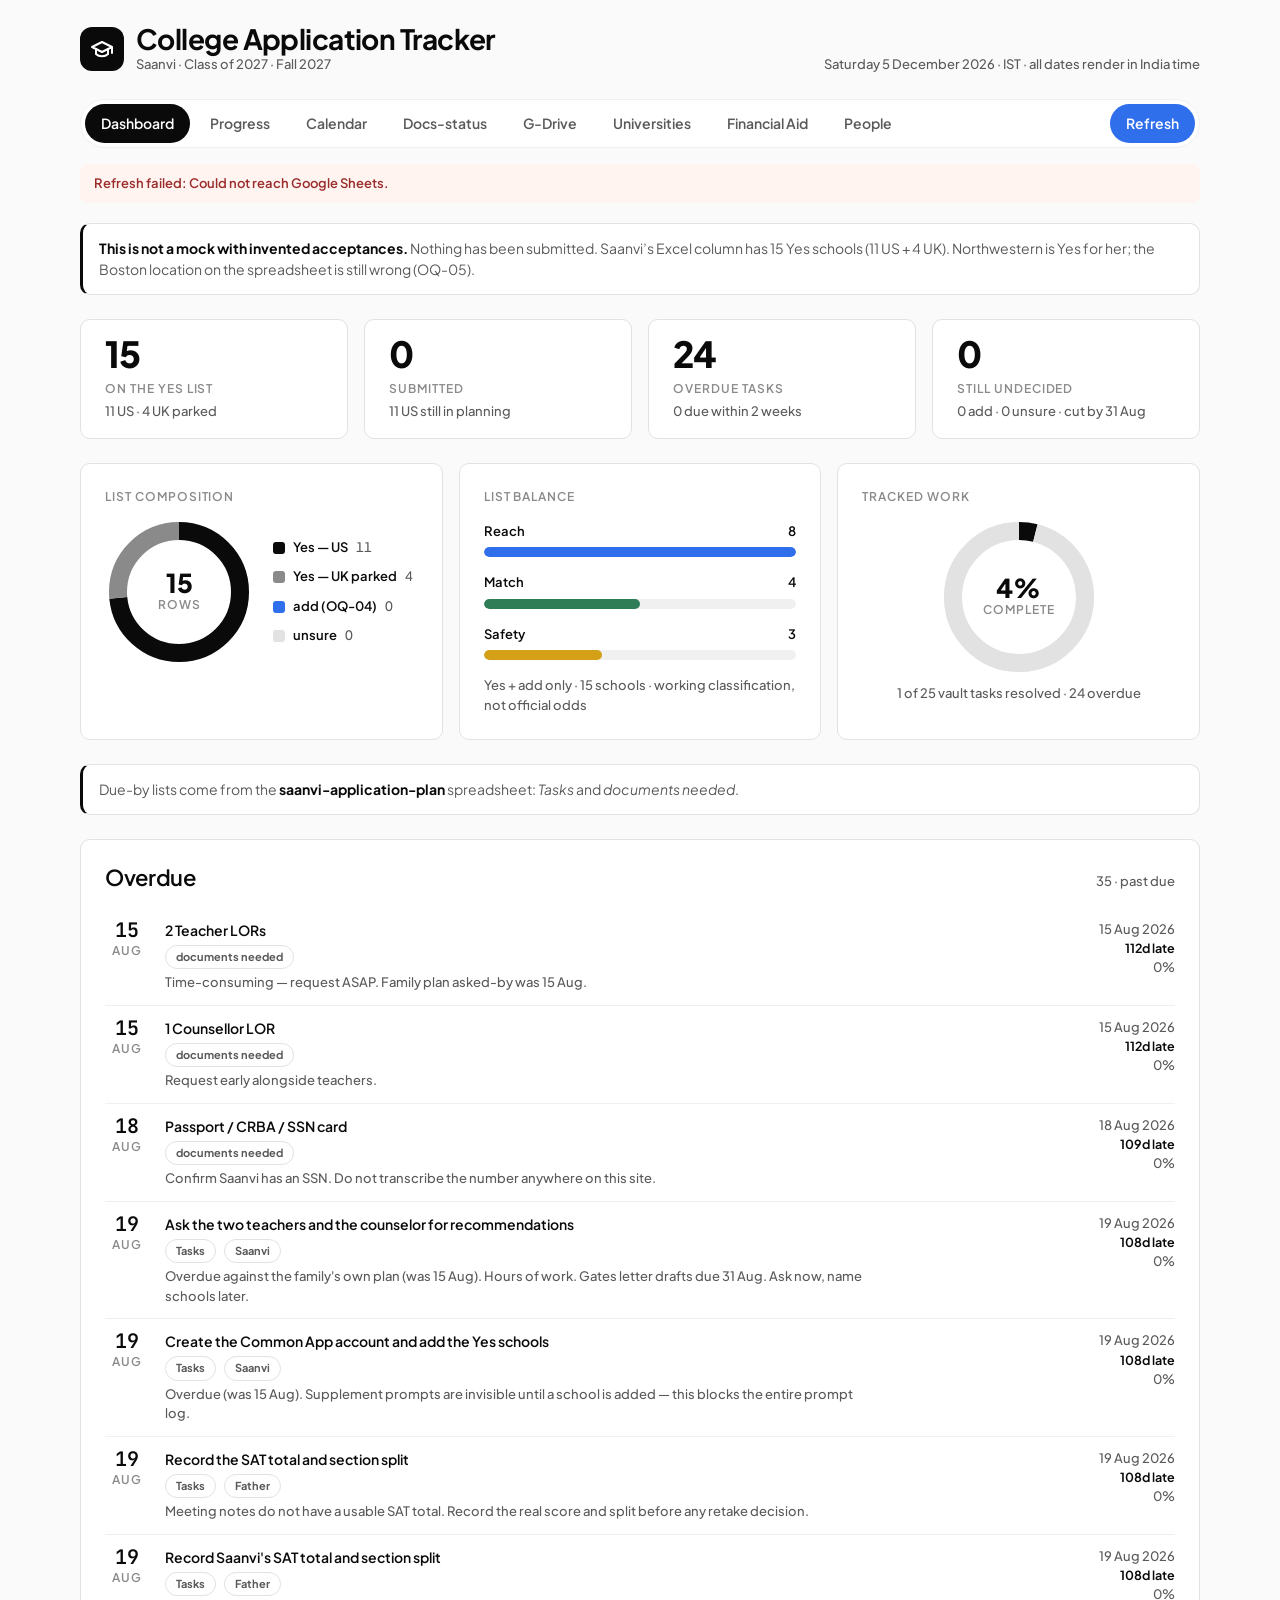
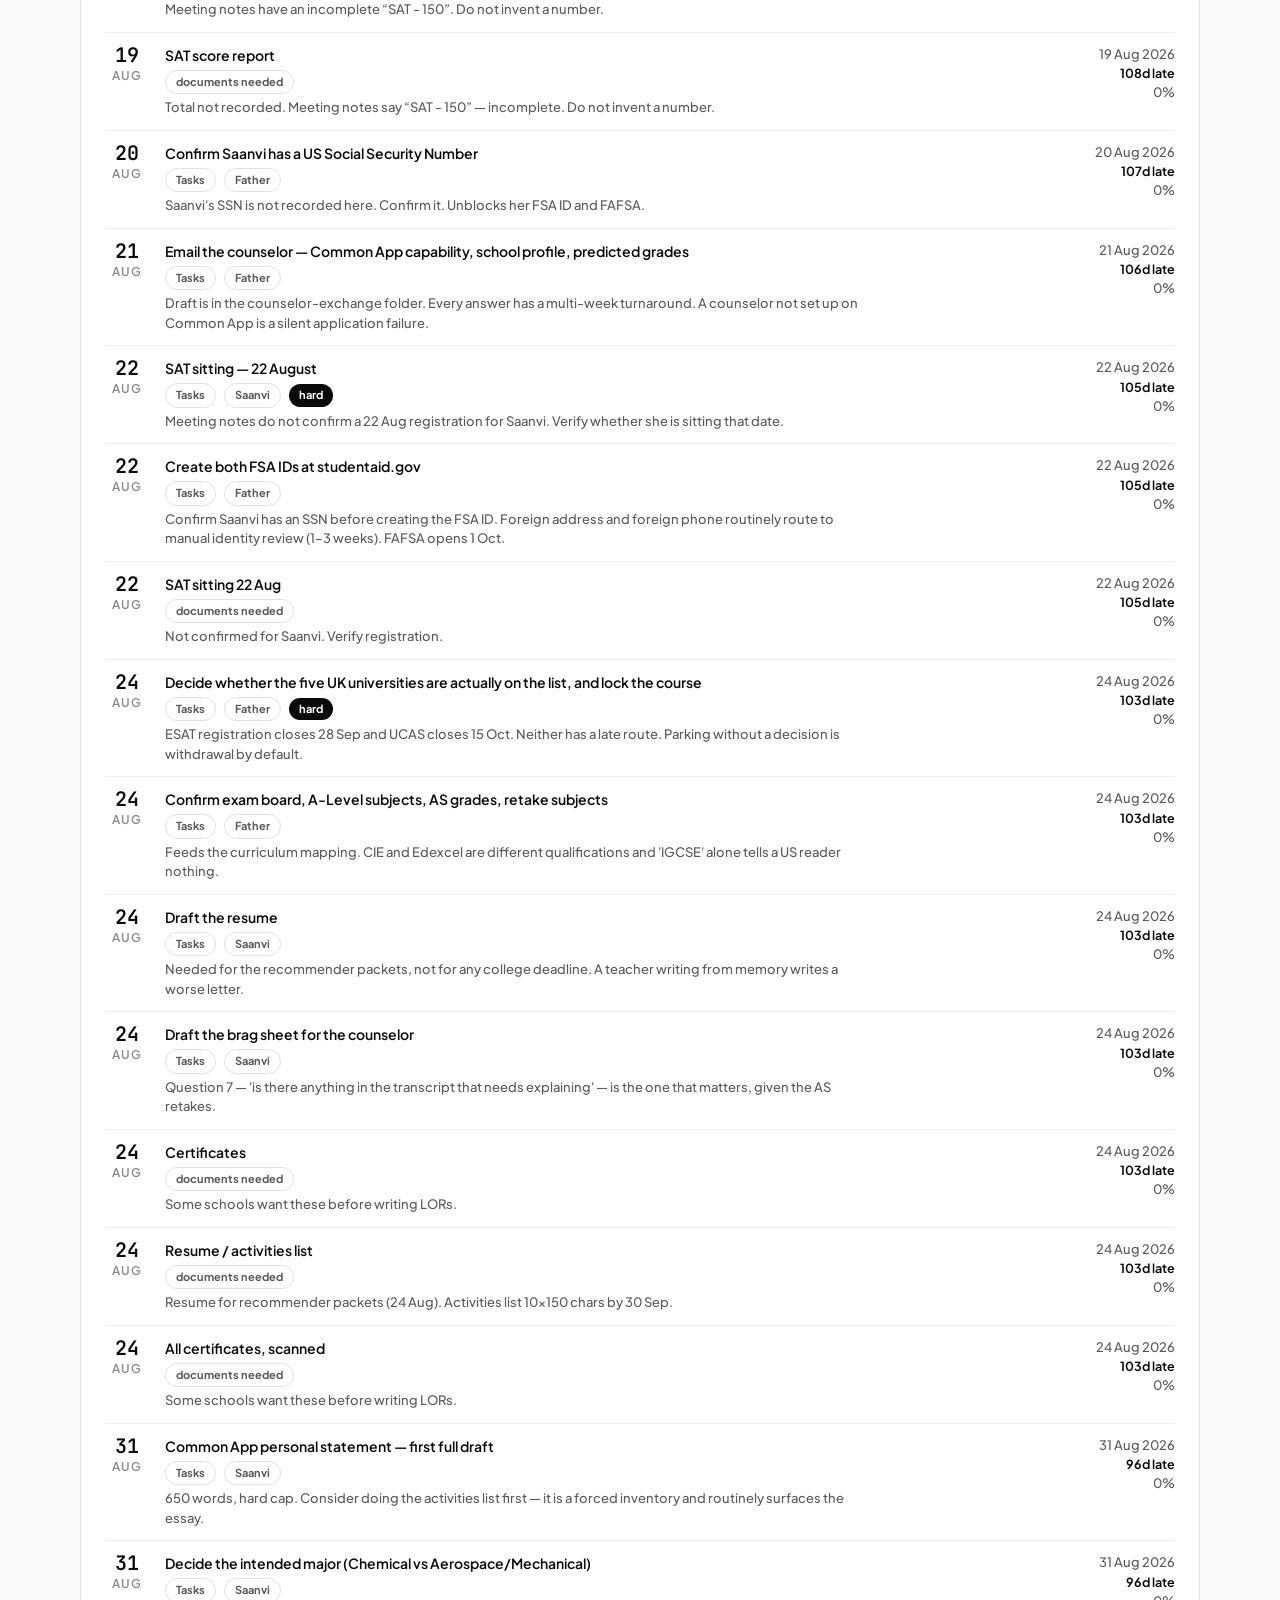
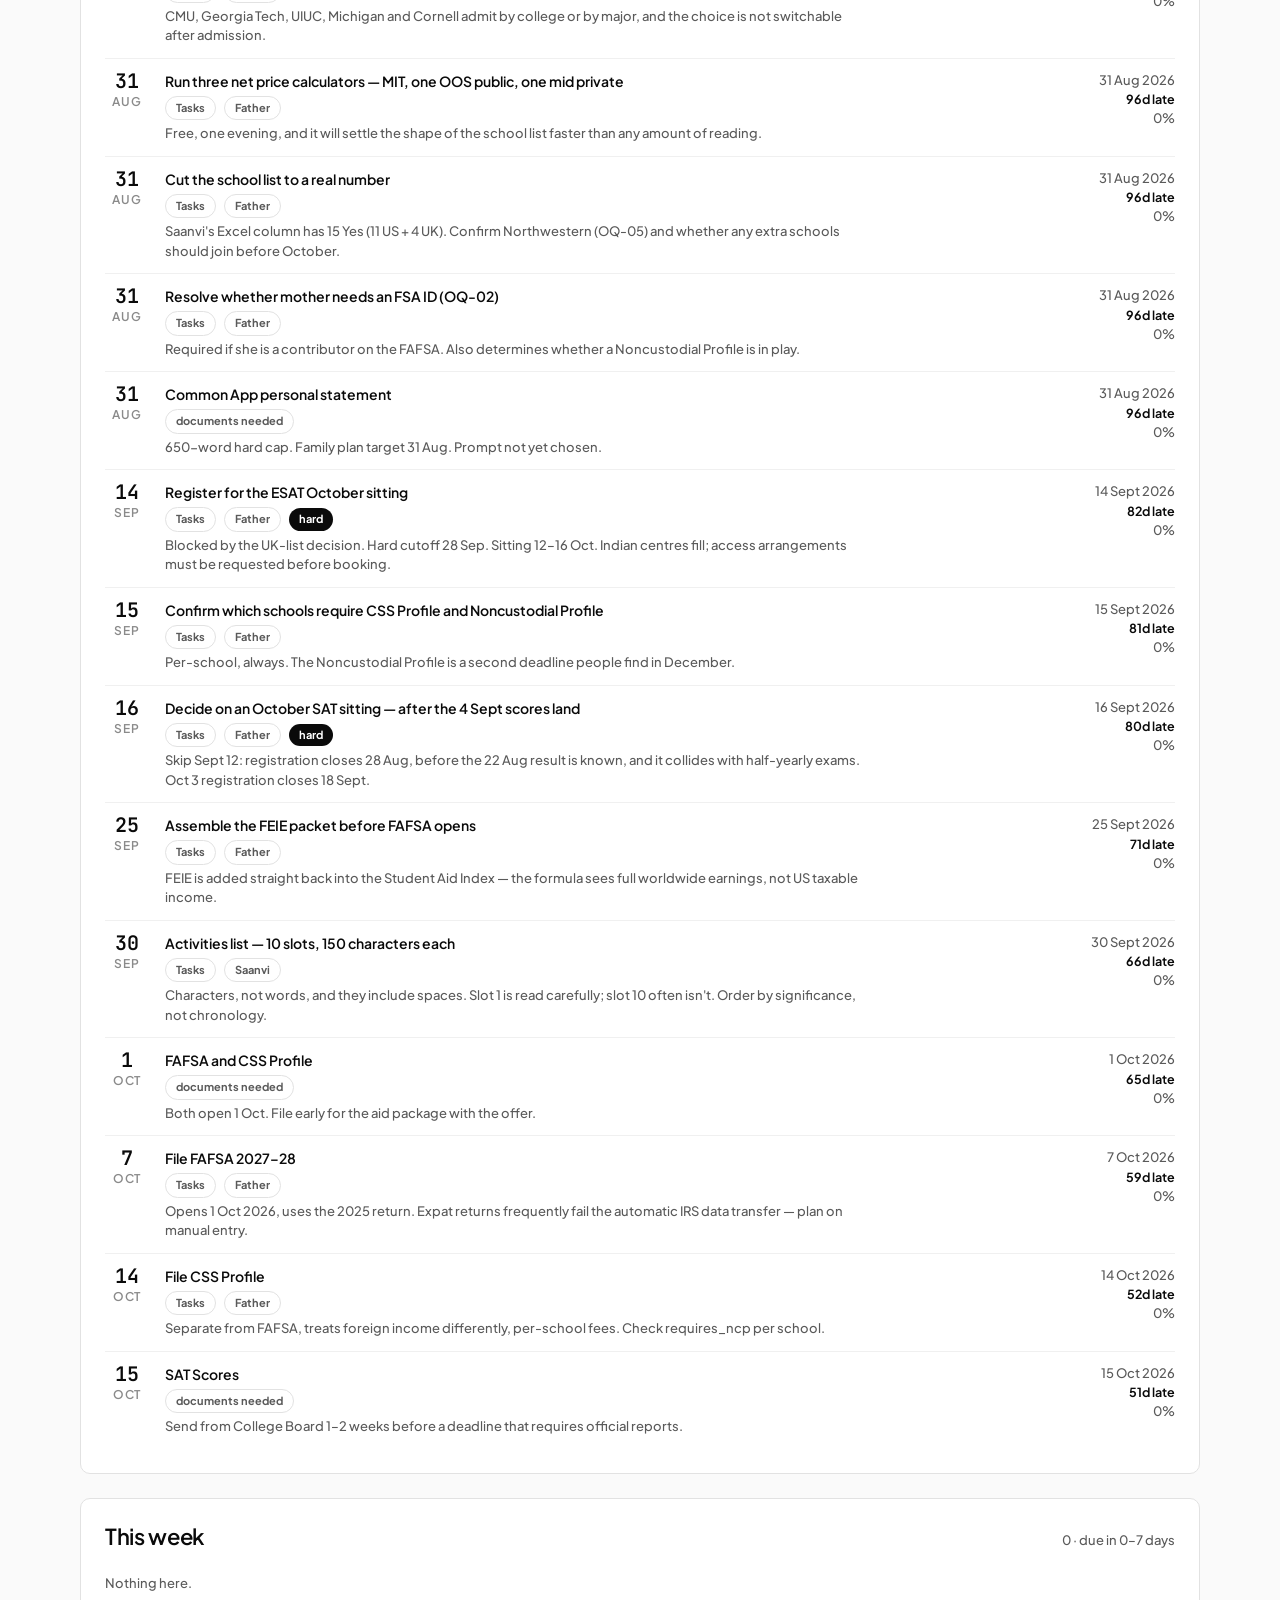
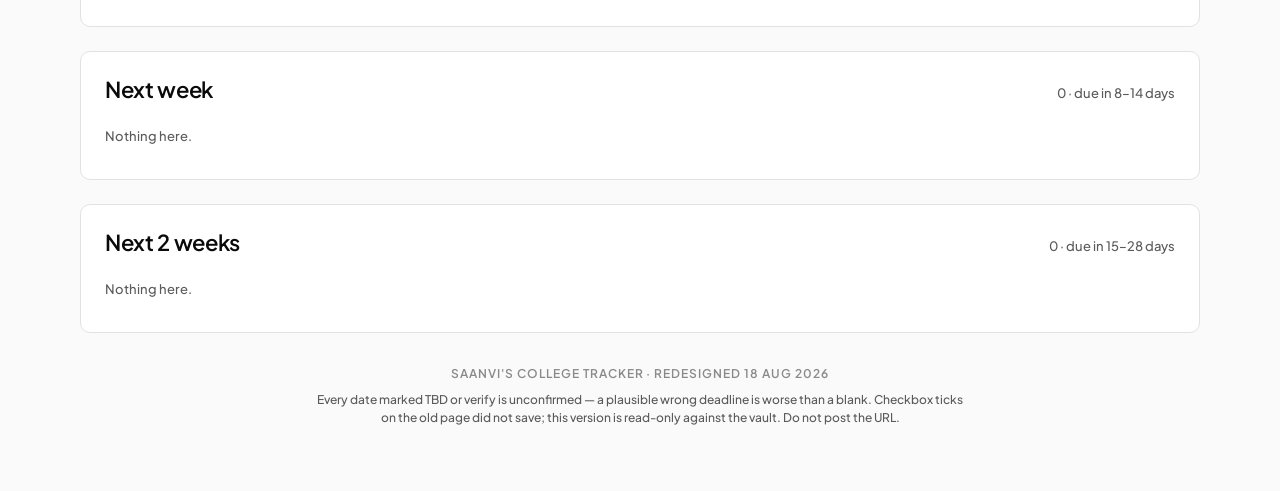
<file: index.html>
<!DOCTYPE html>
<html lang="en">
<head>
<meta charset="utf-8">
<meta name="viewport" content="width=device-width, initial-scale=1">
<meta name="robots" content="noindex, nofollow, noarchive, nosnippet, noimageindex, max-snippet:0, max-image-preview:none">
<meta name="googlebot" content="noindex, nofollow, noarchive, nosnippet">
<meta name="google" content="nositelinkssearchbox">
<meta name="AdsBot-Google" content="noindex">
<meta name="Google-Extended" content="noindex, nofollow">
<meta name="GPTBot" content="noindex, nofollow">
<meta name="ClaudeBot" content="noindex, nofollow">
<meta name="CCBot" content="noindex, nofollow">
<meta name="PerplexityBot" content="noindex, nofollow">
<meta name="Applebot-Extended" content="noindex, nofollow">
<meta name="referrer" content="no-referrer">
<title>Saanvi — College Application Tracker</title>
<link rel="icon" href="favicon.svg" type="image/svg+xml">
<link rel="stylesheet" href="css/app.css">
</head>
<body>
<noscript><p style="padding:24px;font-family:system-ui">This tracker needs JavaScript. Open index.html in a browser with JS on.</p></noscript>
<div id="app" data-page="overview"></div>
<script src="js/data.js"></script>
<script src="js/app.js?v=20260819r5"></script>
</body>
</html>
</file>
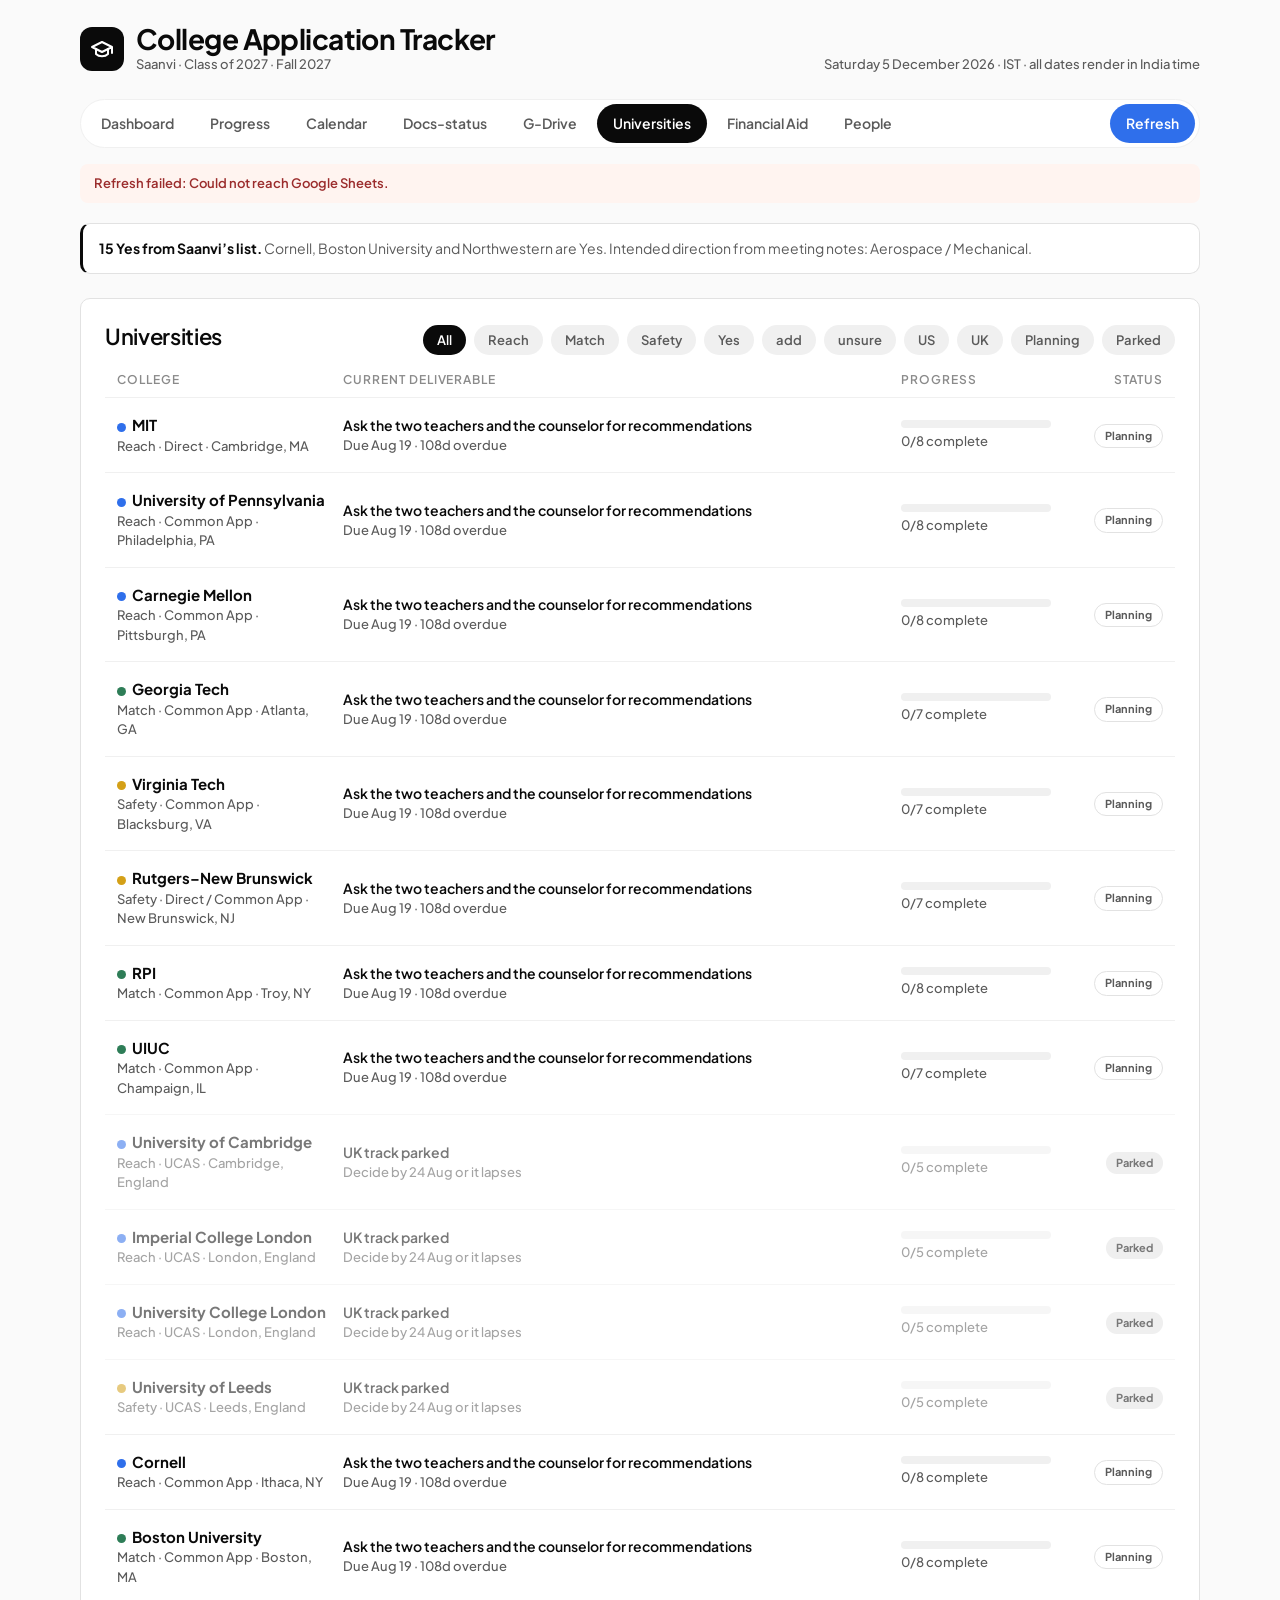
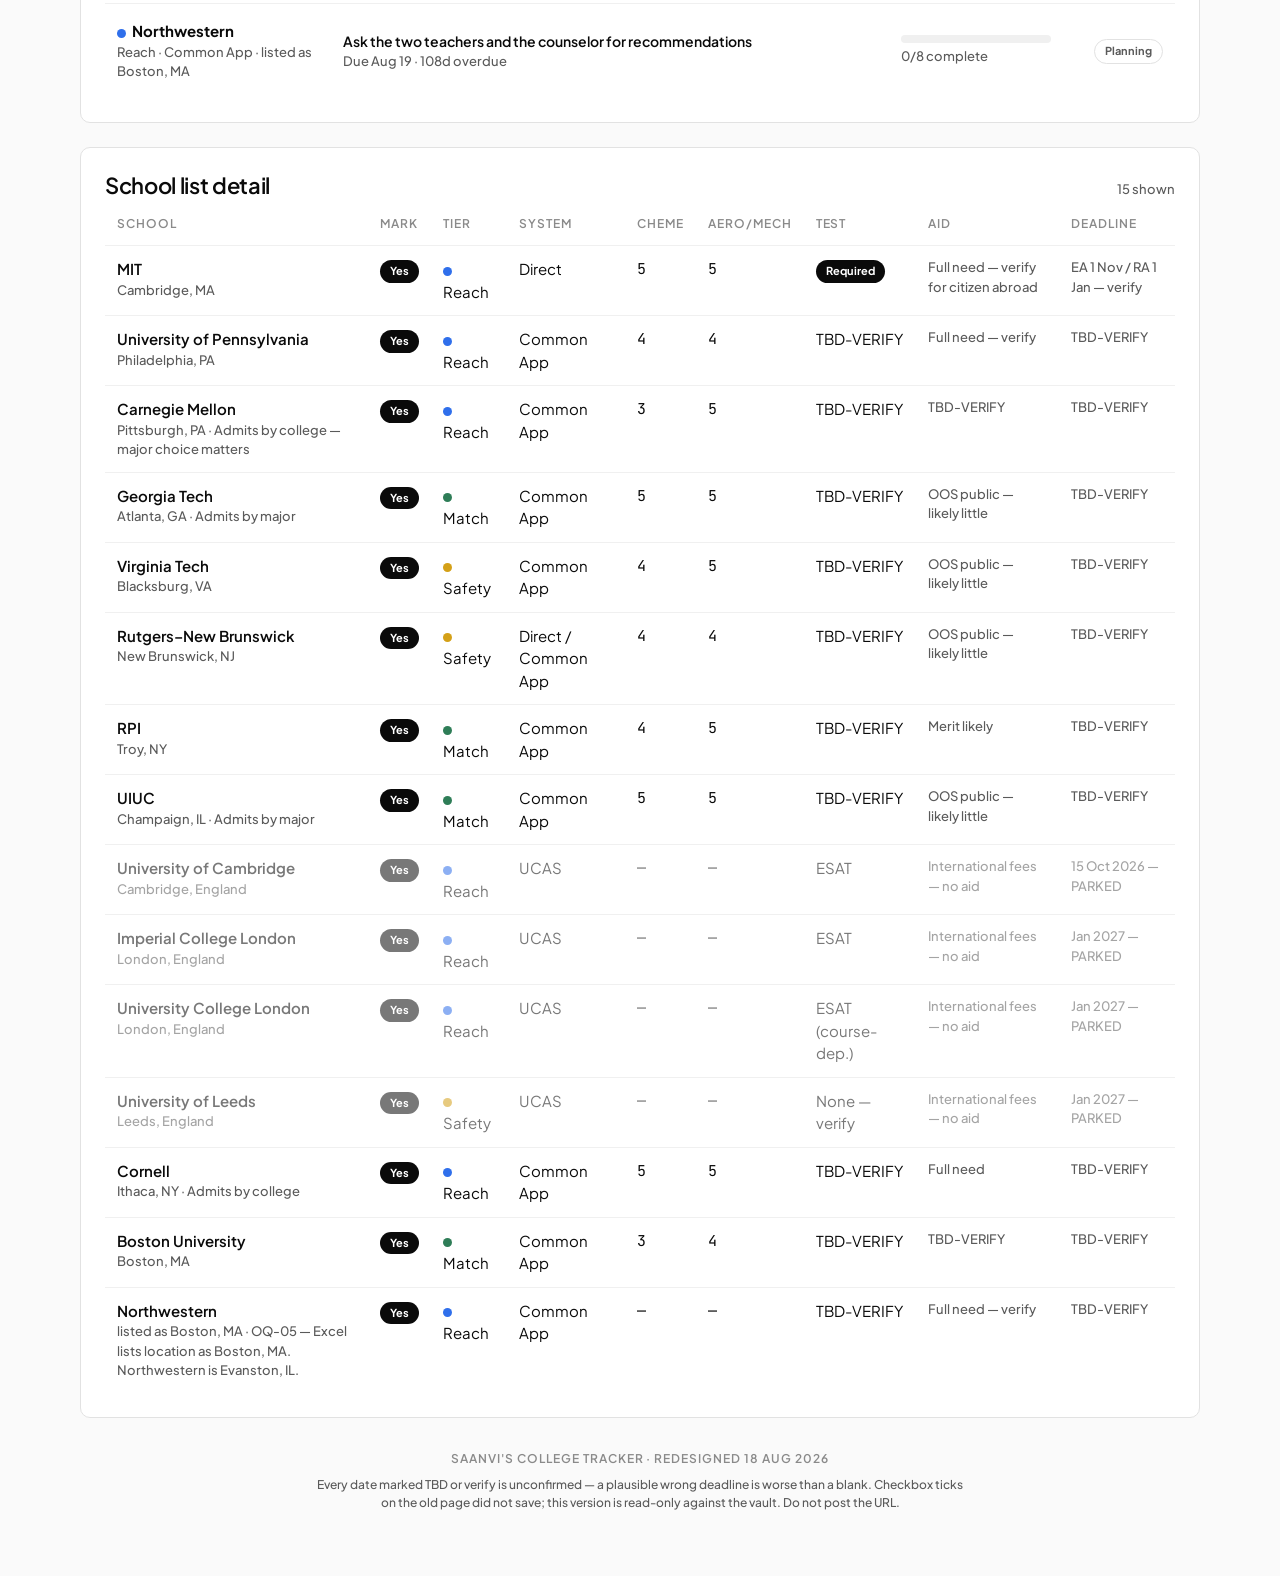
<file: applications.html>
<!DOCTYPE html>
<html lang="en">
<head>
<meta charset="utf-8">
<meta name="viewport" content="width=device-width, initial-scale=1">
<meta name="robots" content="noindex, nofollow, noarchive, nosnippet, noimageindex, max-snippet:0, max-image-preview:none">
<meta name="googlebot" content="noindex, nofollow, noarchive, nosnippet">
<meta name="referrer" content="no-referrer">
<title>Universities — Saanvi College Tracker</title>
<link rel="icon" href="favicon.svg" type="image/svg+xml">
<link rel="stylesheet" href="css/app.css">
</head>
<body>
<div id="app" data-page="applications"></div>
<script src="js/data.js"></script>
<script src="js/app.js?v=20260819r5"></script>
</body>
</html>
</file>
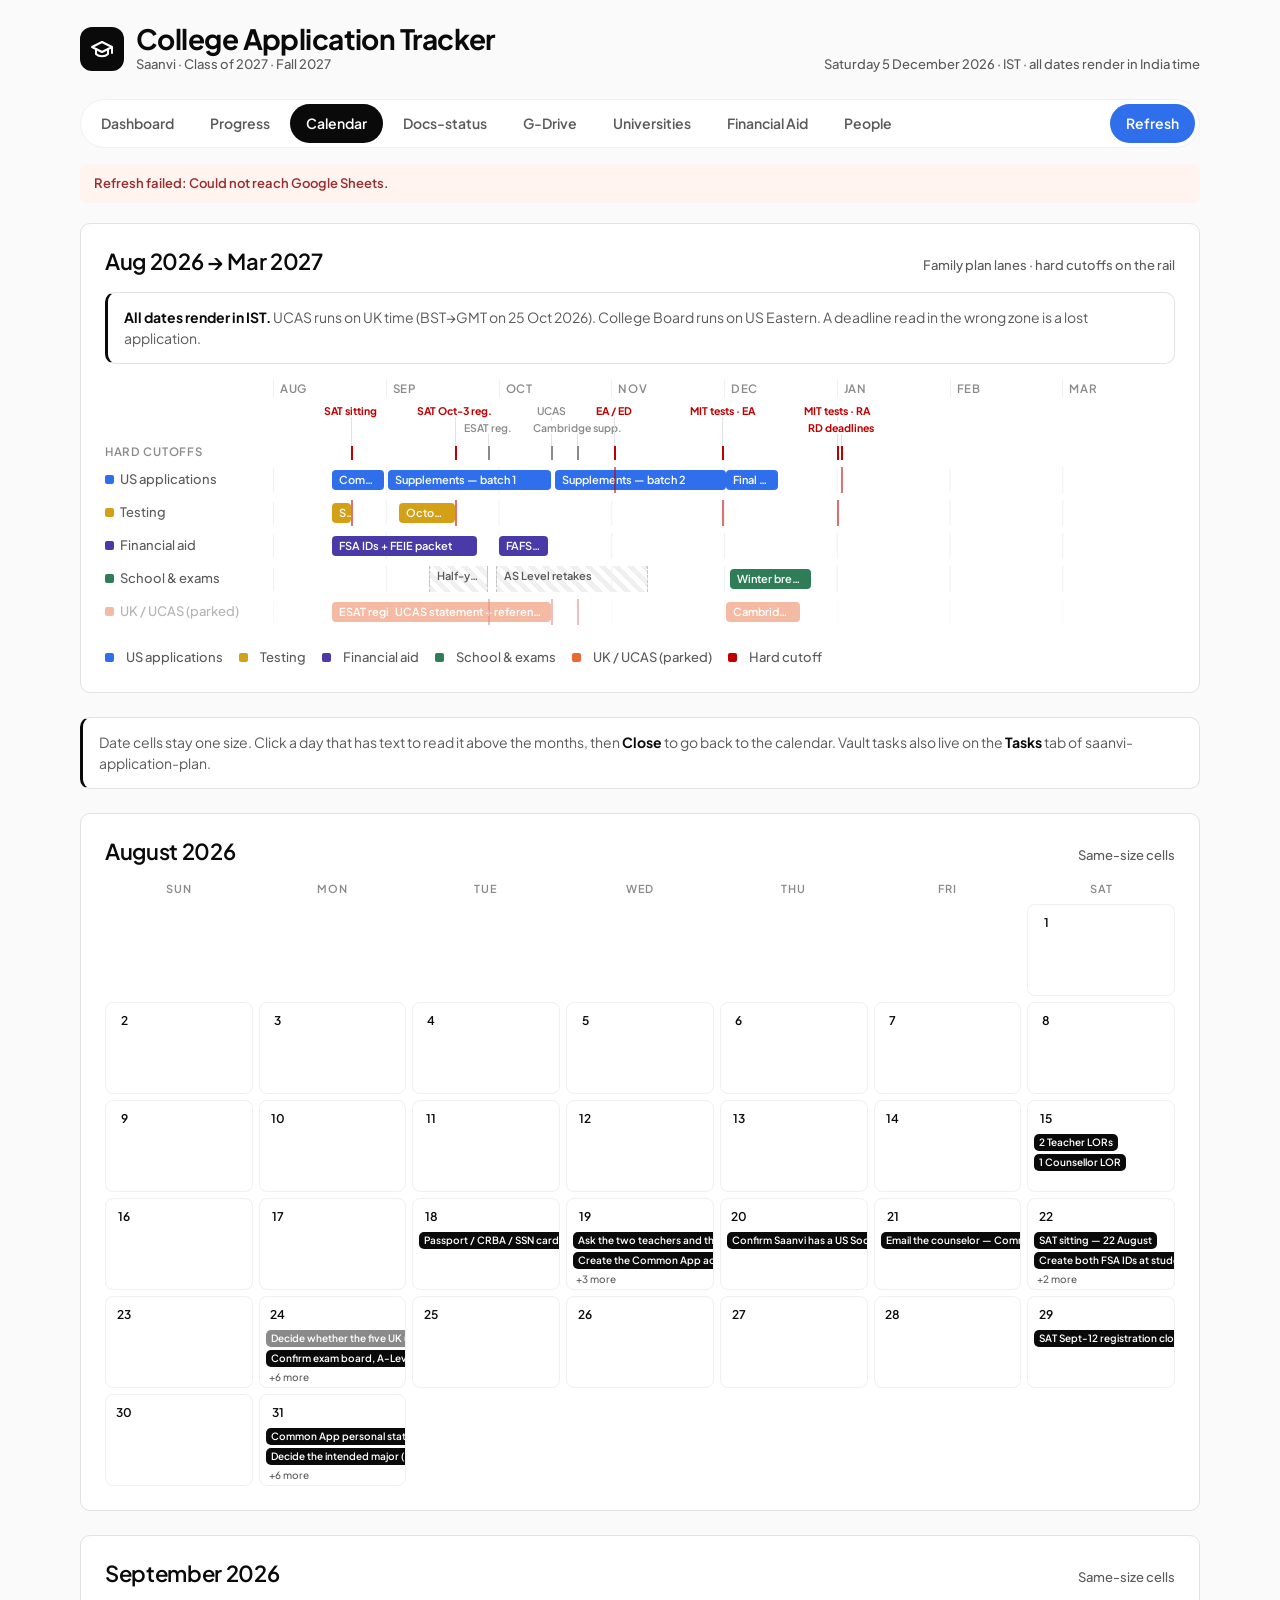
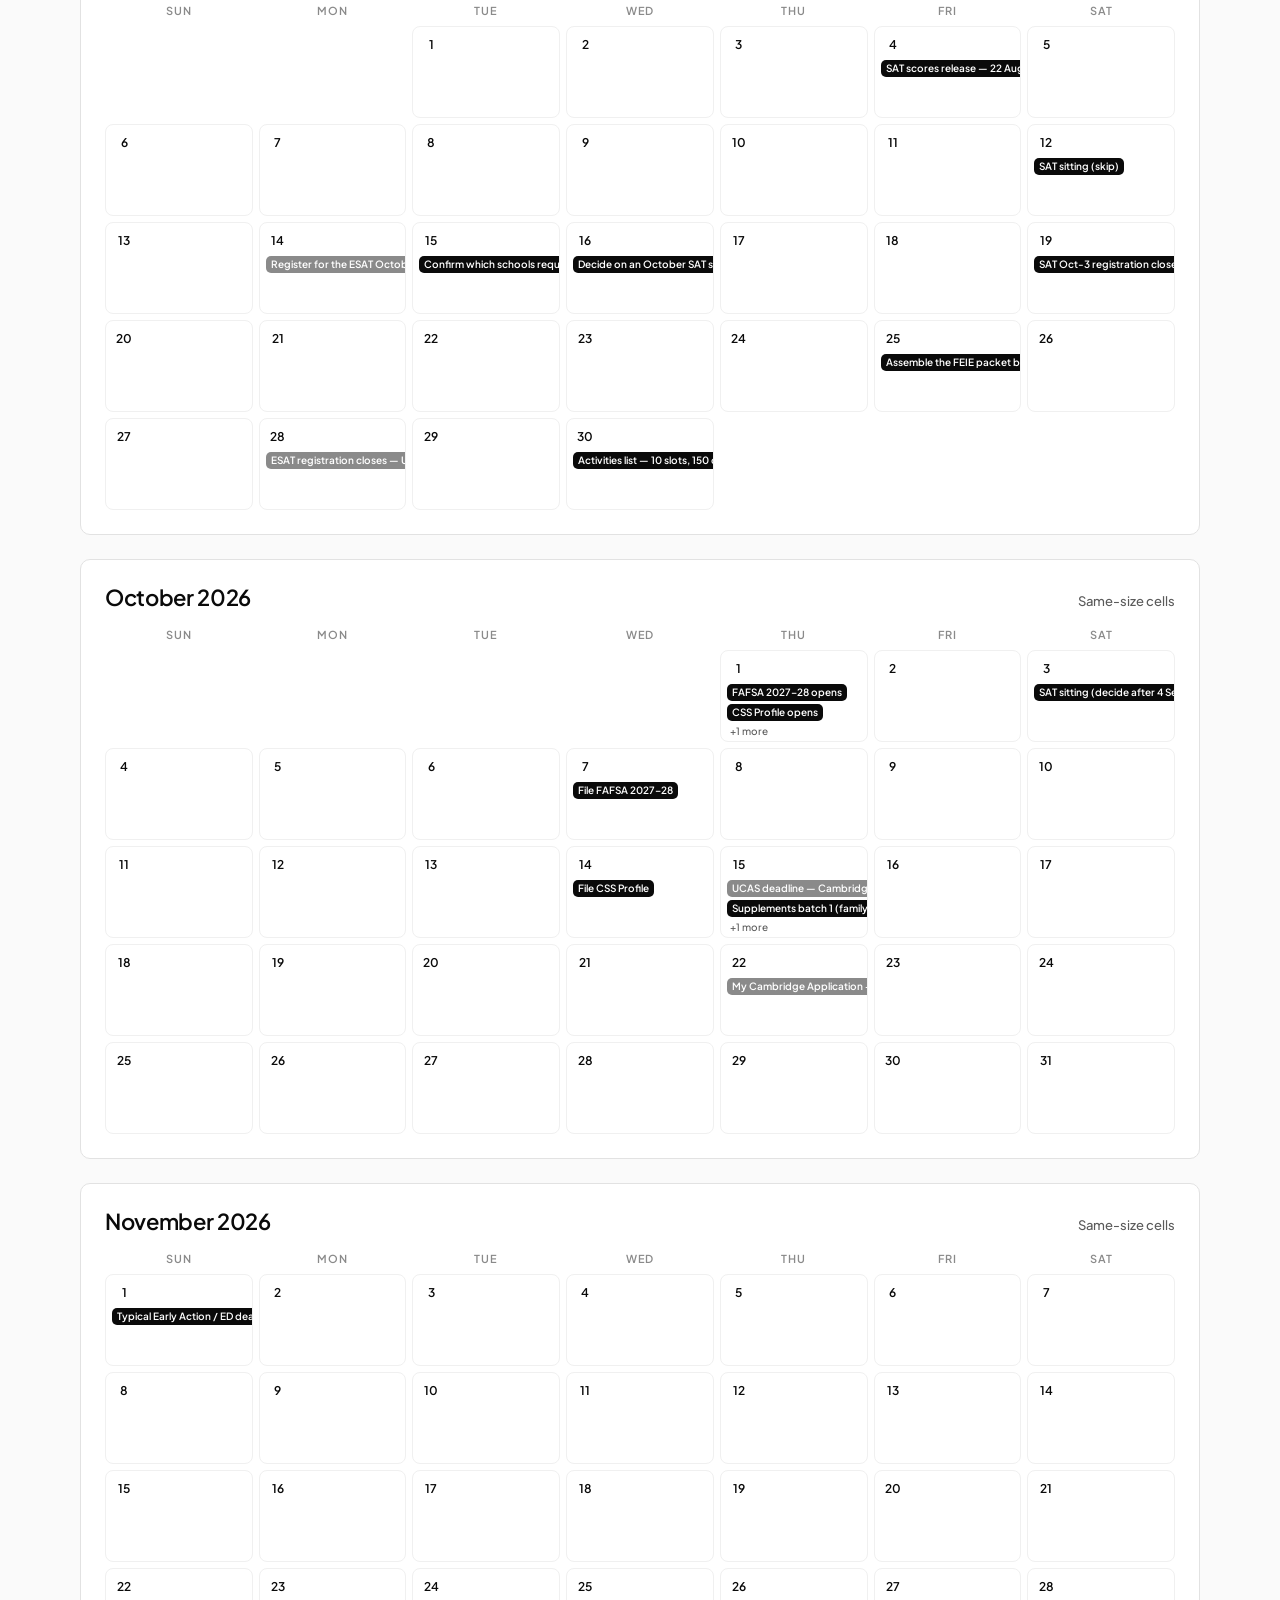
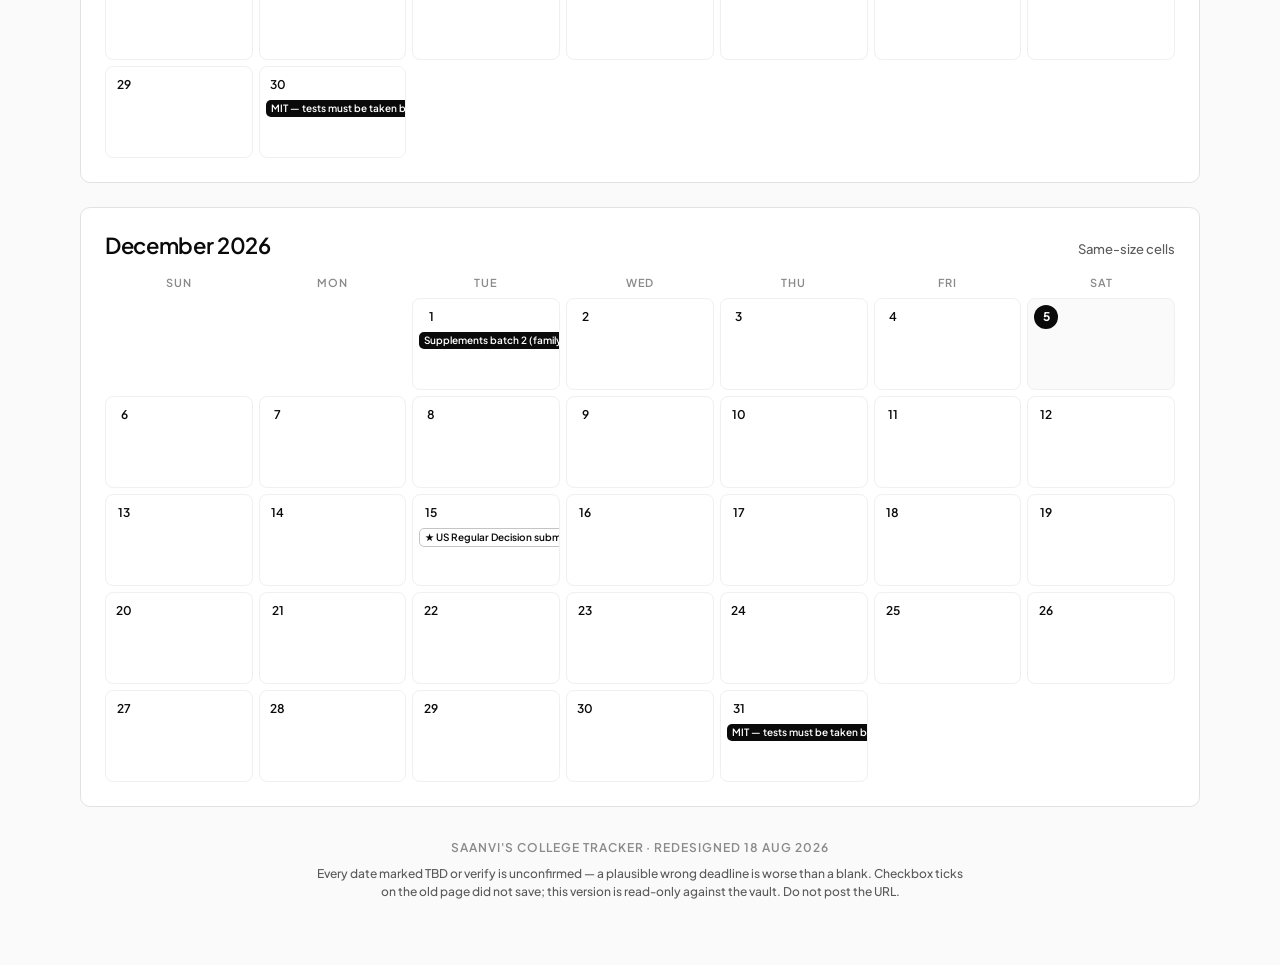
<file: calendar.html>
<!DOCTYPE html>
<html lang="en">
<head>
<meta charset="utf-8">
<meta name="viewport" content="width=device-width, initial-scale=1">
<meta name="robots" content="noindex, nofollow, noarchive, nosnippet, noimageindex, max-snippet:0, max-image-preview:none">
<meta name="googlebot" content="noindex, nofollow, noarchive, nosnippet">
<meta name="referrer" content="no-referrer">
<title>Calendar — Saanvi College Tracker</title>
<link rel="icon" href="favicon.svg" type="image/svg+xml">
<link rel="stylesheet" href="css/app.css">
</head>
<body>
<div id="app" data-page="calendar"></div>
<script src="js/data.js"></script>
<script src="js/app.js?v=20260819r5"></script>
</body>
</html>
</file>
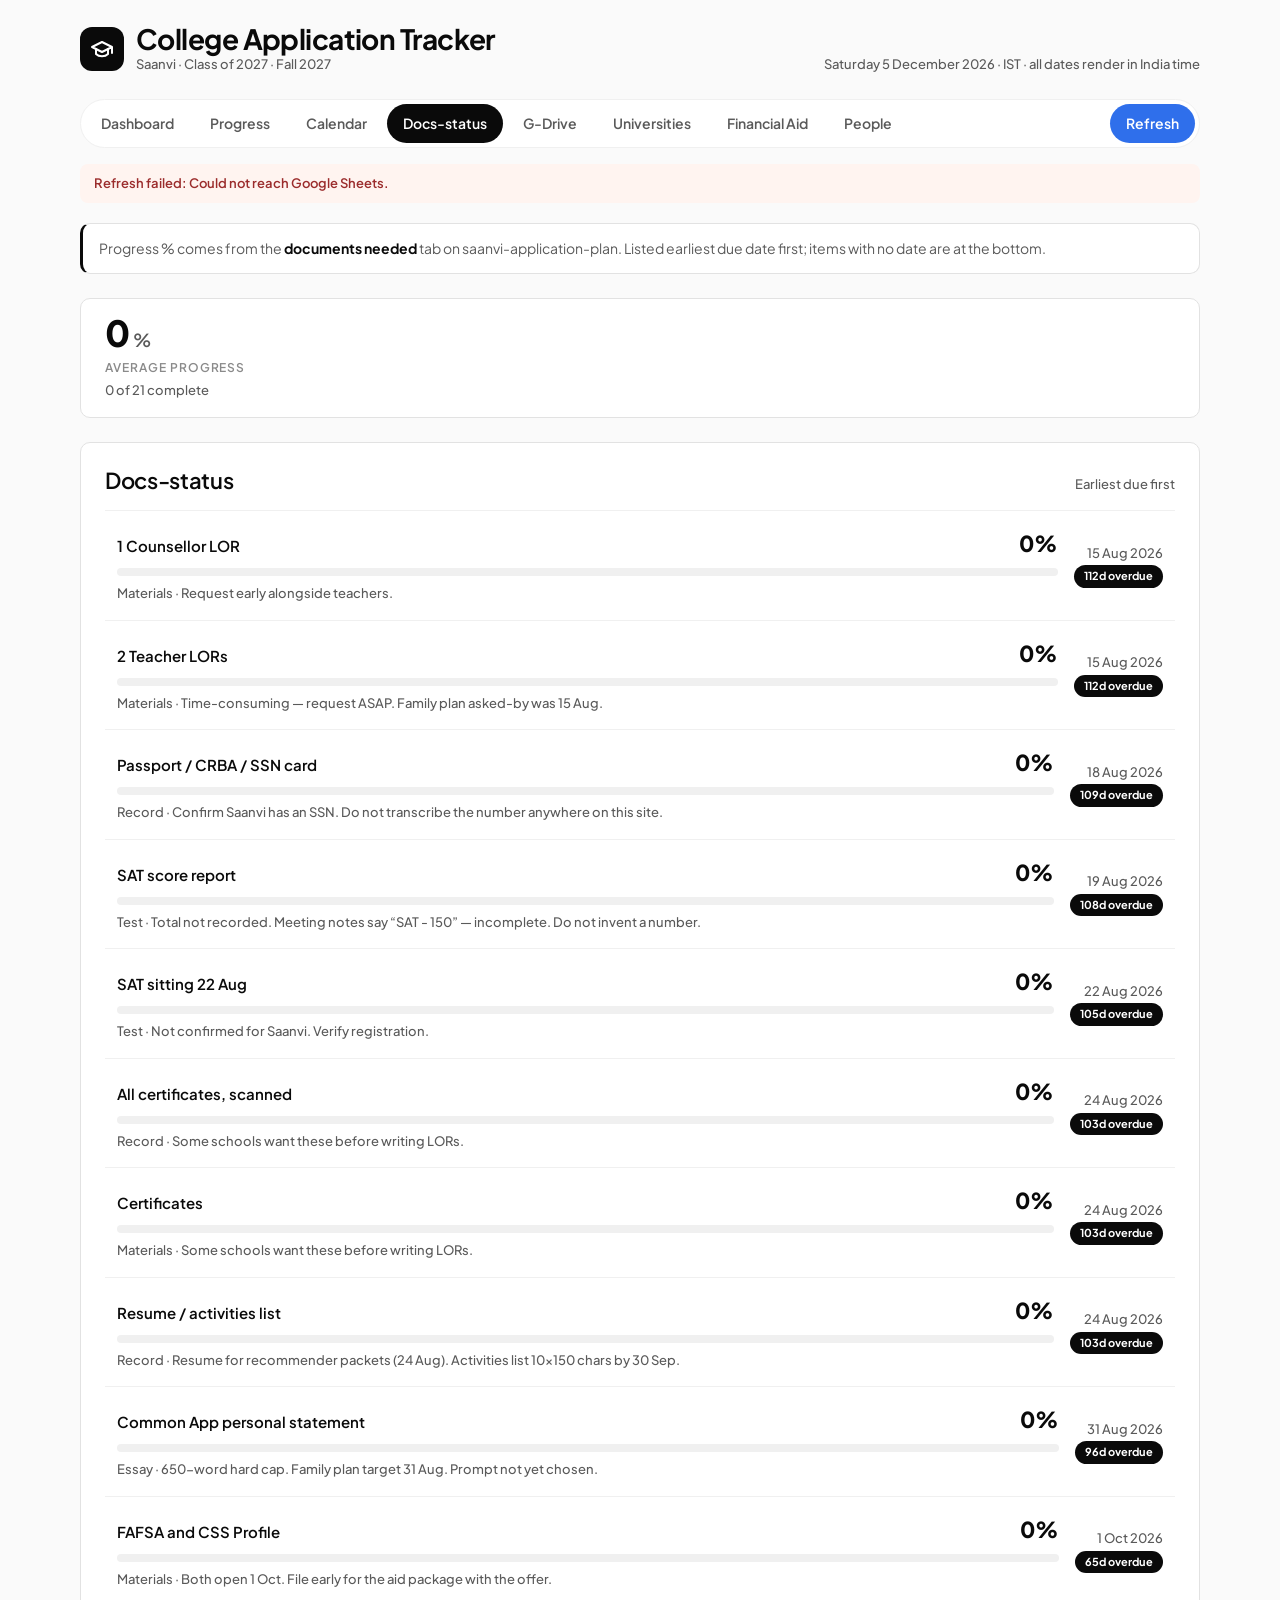
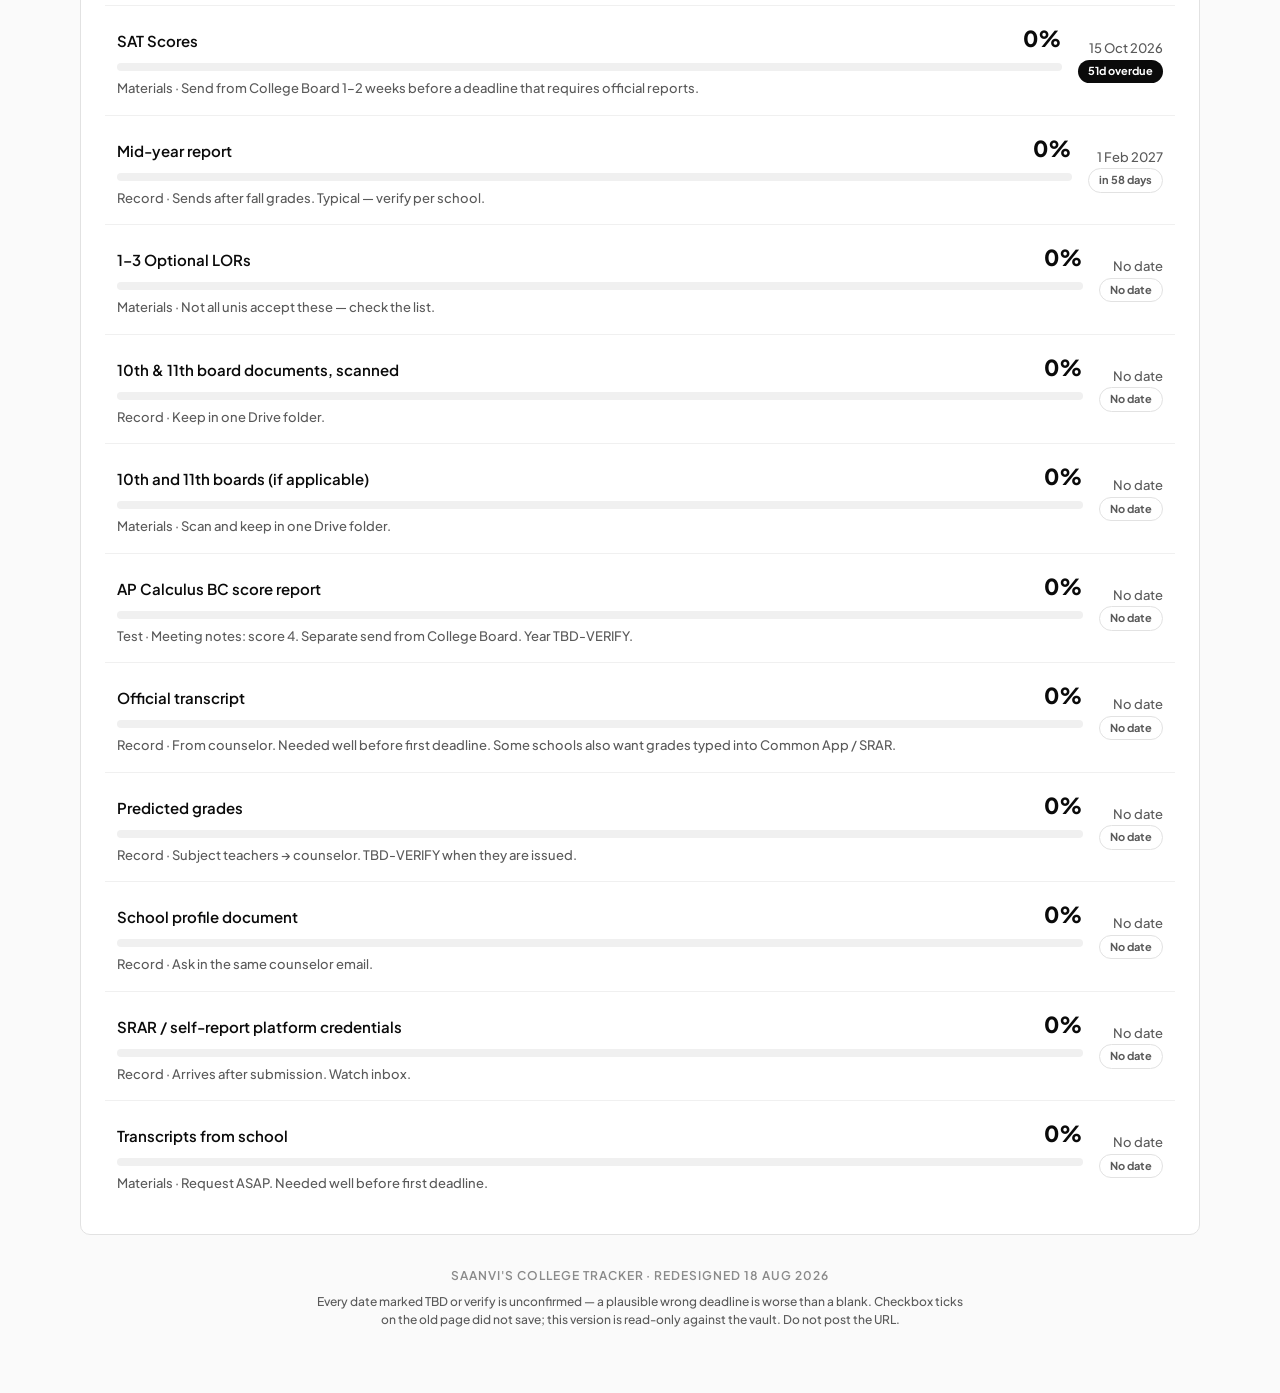
<file: docs.html>
<!DOCTYPE html>
<html lang="en">
<head>
<meta charset="utf-8">
<meta name="viewport" content="width=device-width, initial-scale=1">
<meta name="robots" content="noindex, nofollow, noarchive, nosnippet, noimageindex, max-snippet:0, max-image-preview:none">
<meta name="googlebot" content="noindex, nofollow, noarchive, nosnippet">
<meta name="referrer" content="no-referrer">
<title>Docs-status — Saanvi College Tracker</title>
<link rel="icon" href="favicon.svg" type="image/svg+xml">
<link rel="stylesheet" href="css/app.css">
</head>
<body>
<div id="app" data-page="docs"></div>
<script src="js/data.js"></script>
<script src="js/app.js?v=20260819r5"></script>
</body>
</html>
</file>
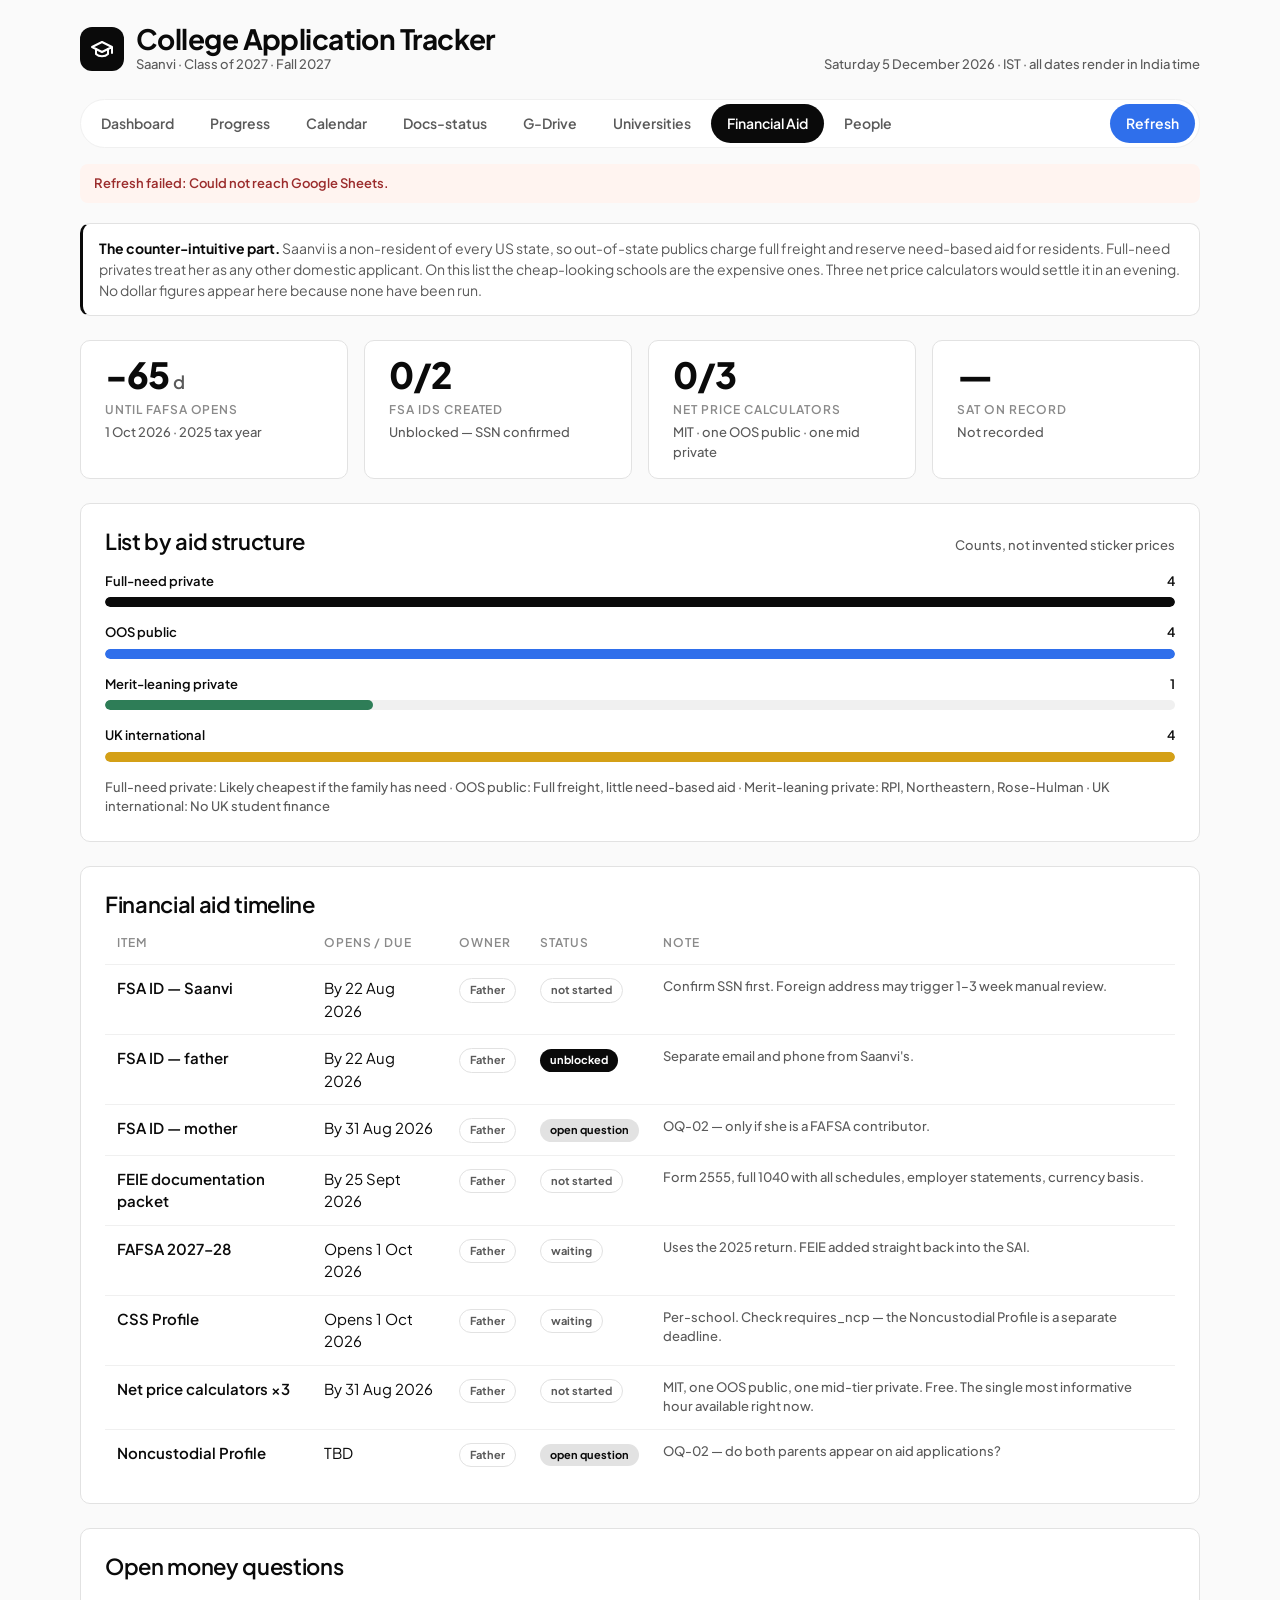
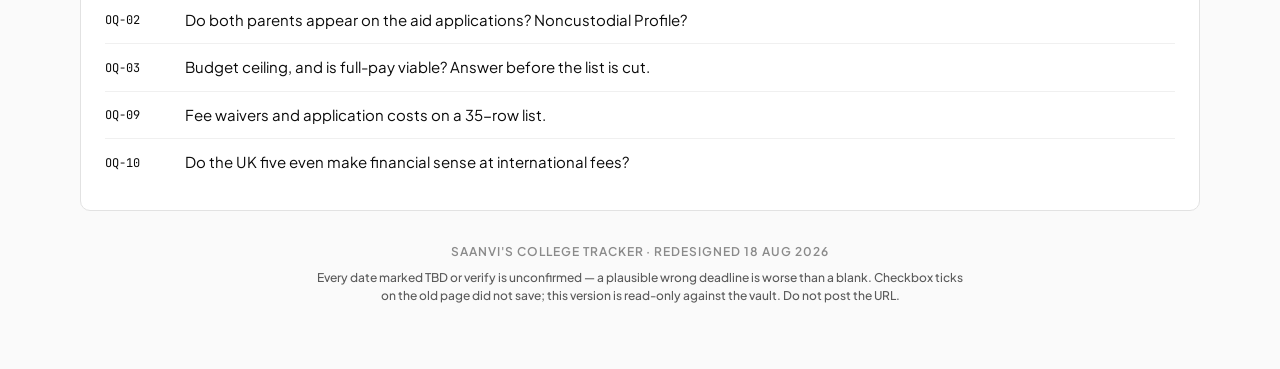
<file: financial.html>
<!DOCTYPE html>
<html lang="en">
<head>
<meta charset="utf-8">
<meta name="viewport" content="width=device-width, initial-scale=1">
<meta name="robots" content="noindex, nofollow, noarchive, nosnippet, noimageindex, max-snippet:0, max-image-preview:none">
<meta name="googlebot" content="noindex, nofollow, noarchive, nosnippet">
<meta name="referrer" content="no-referrer">
<title>Financial Aid — Saanvi College Tracker</title>
<link rel="icon" href="favicon.svg" type="image/svg+xml">
<link rel="stylesheet" href="css/app.css">
</head>
<body>
<div id="app" data-page="financial"></div>
<script src="js/data.js"></script>
<script src="js/app.js?v=20260819r5"></script>
</body>
</html>
</file>
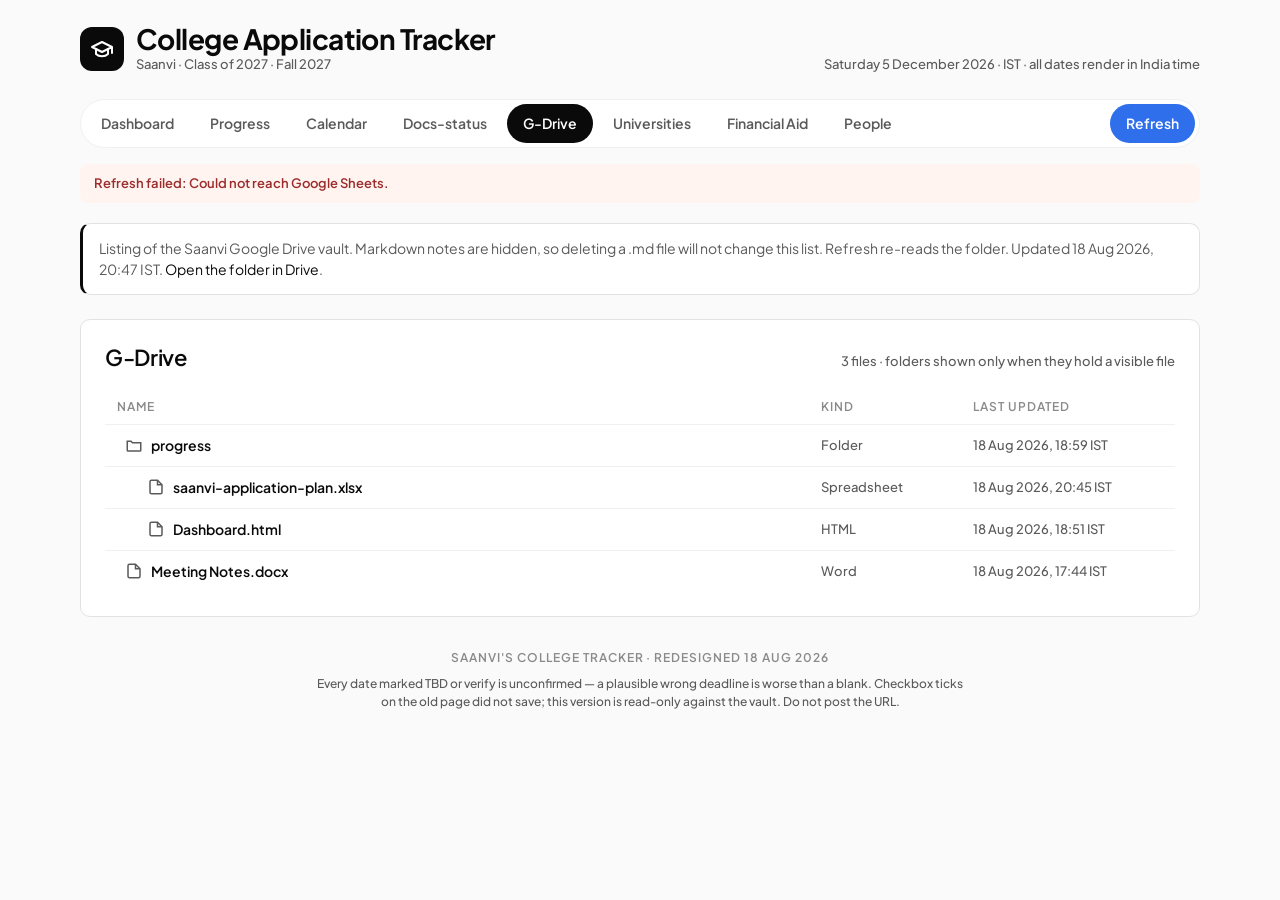
<file: gdrive.html>
<!DOCTYPE html>
<html lang="en">
<head>
<meta charset="utf-8">
<meta name="viewport" content="width=device-width, initial-scale=1">
<meta name="robots" content="noindex, nofollow, noarchive, nosnippet, noimageindex, max-snippet:0, max-image-preview:none">
<meta name="googlebot" content="noindex, nofollow, noarchive, nosnippet">
<meta name="referrer" content="no-referrer">
<title>G-Drive — Saanvi College Tracker</title>
<link rel="icon" href="favicon.svg" type="image/svg+xml">
<link rel="stylesheet" href="css/app.css">
</head>
<body>
<div id="app" data-page="gdrive"></div>
<script src="js/data.js"></script>
<script src="js/gdrive-data.js?v=20260819r5"></script>
<script src="js/app.js?v=20260819r5"></script>
</body>
</html>
</file>
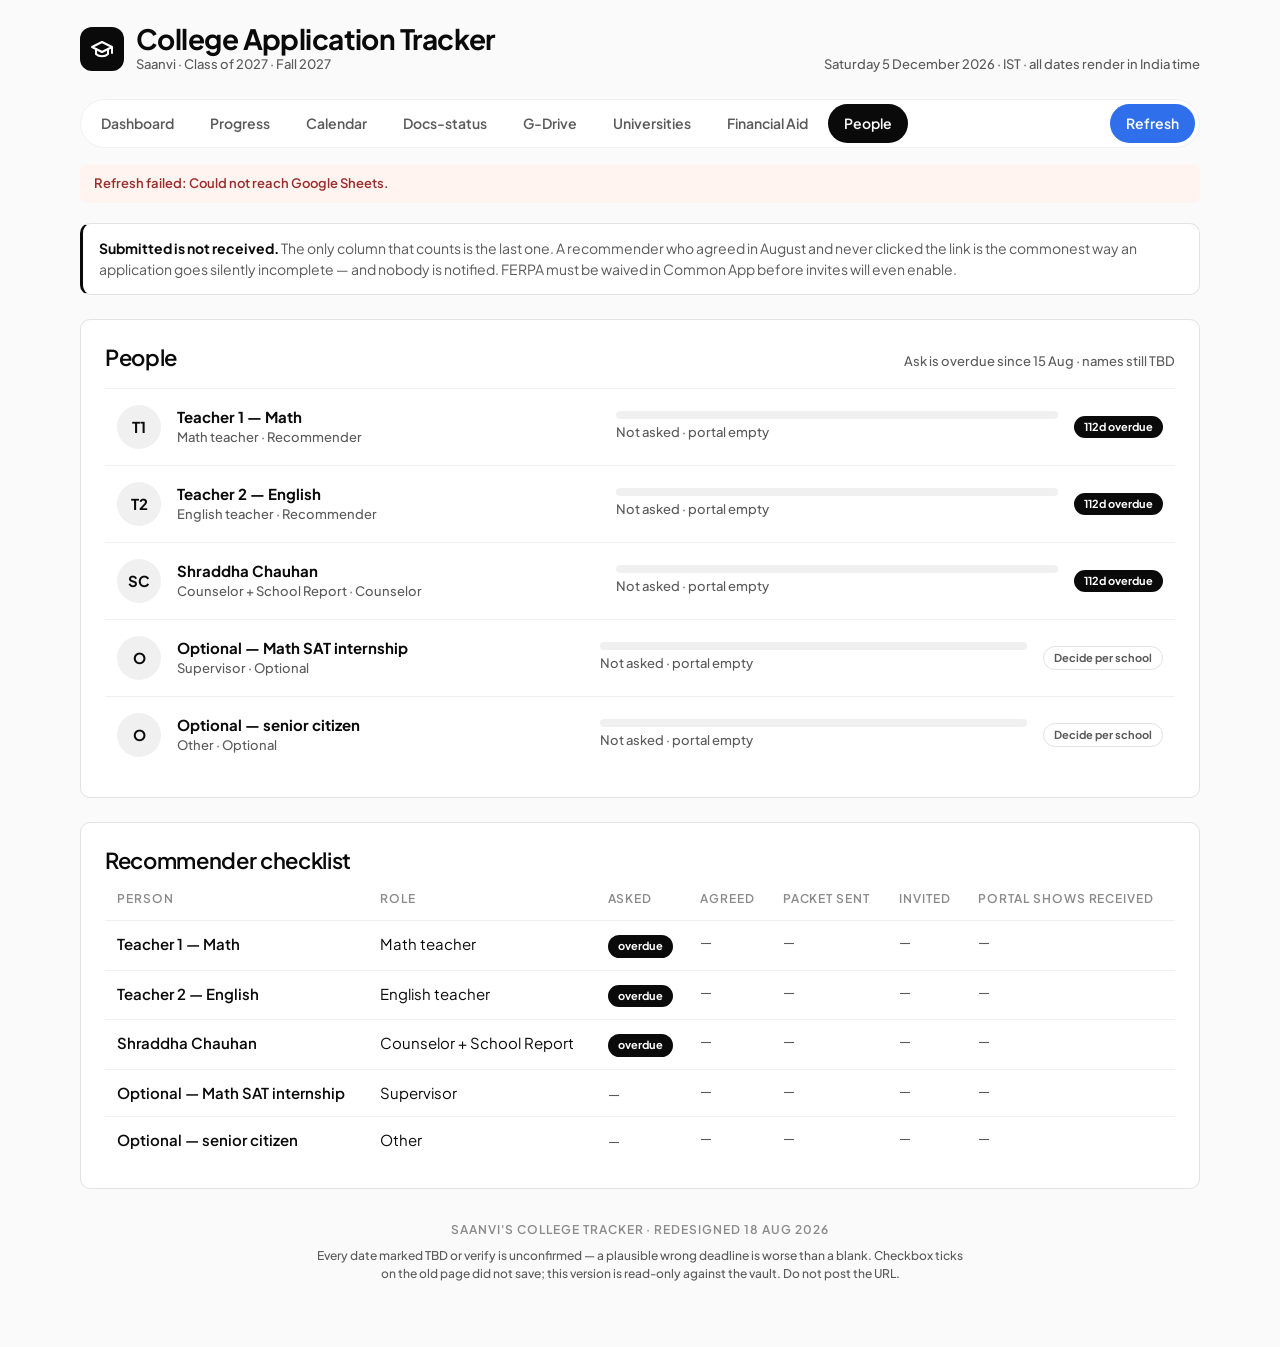
<file: people.html>
<!DOCTYPE html>
<html lang="en">
<head>
<meta charset="utf-8">
<meta name="viewport" content="width=device-width, initial-scale=1">
<meta name="robots" content="noindex, nofollow, noarchive, nosnippet, noimageindex, max-snippet:0, max-image-preview:none">
<meta name="googlebot" content="noindex, nofollow, noarchive, nosnippet">
<meta name="referrer" content="no-referrer">
<title>People — Saanvi College Tracker</title>
<link rel="icon" href="favicon.svg" type="image/svg+xml">
<link rel="stylesheet" href="css/app.css">
</head>
<body>
<div id="app" data-page="people"></div>
<script src="js/data.js"></script>
<script src="js/app.js?v=20260819r5"></script>
</body>
</html>
</file>
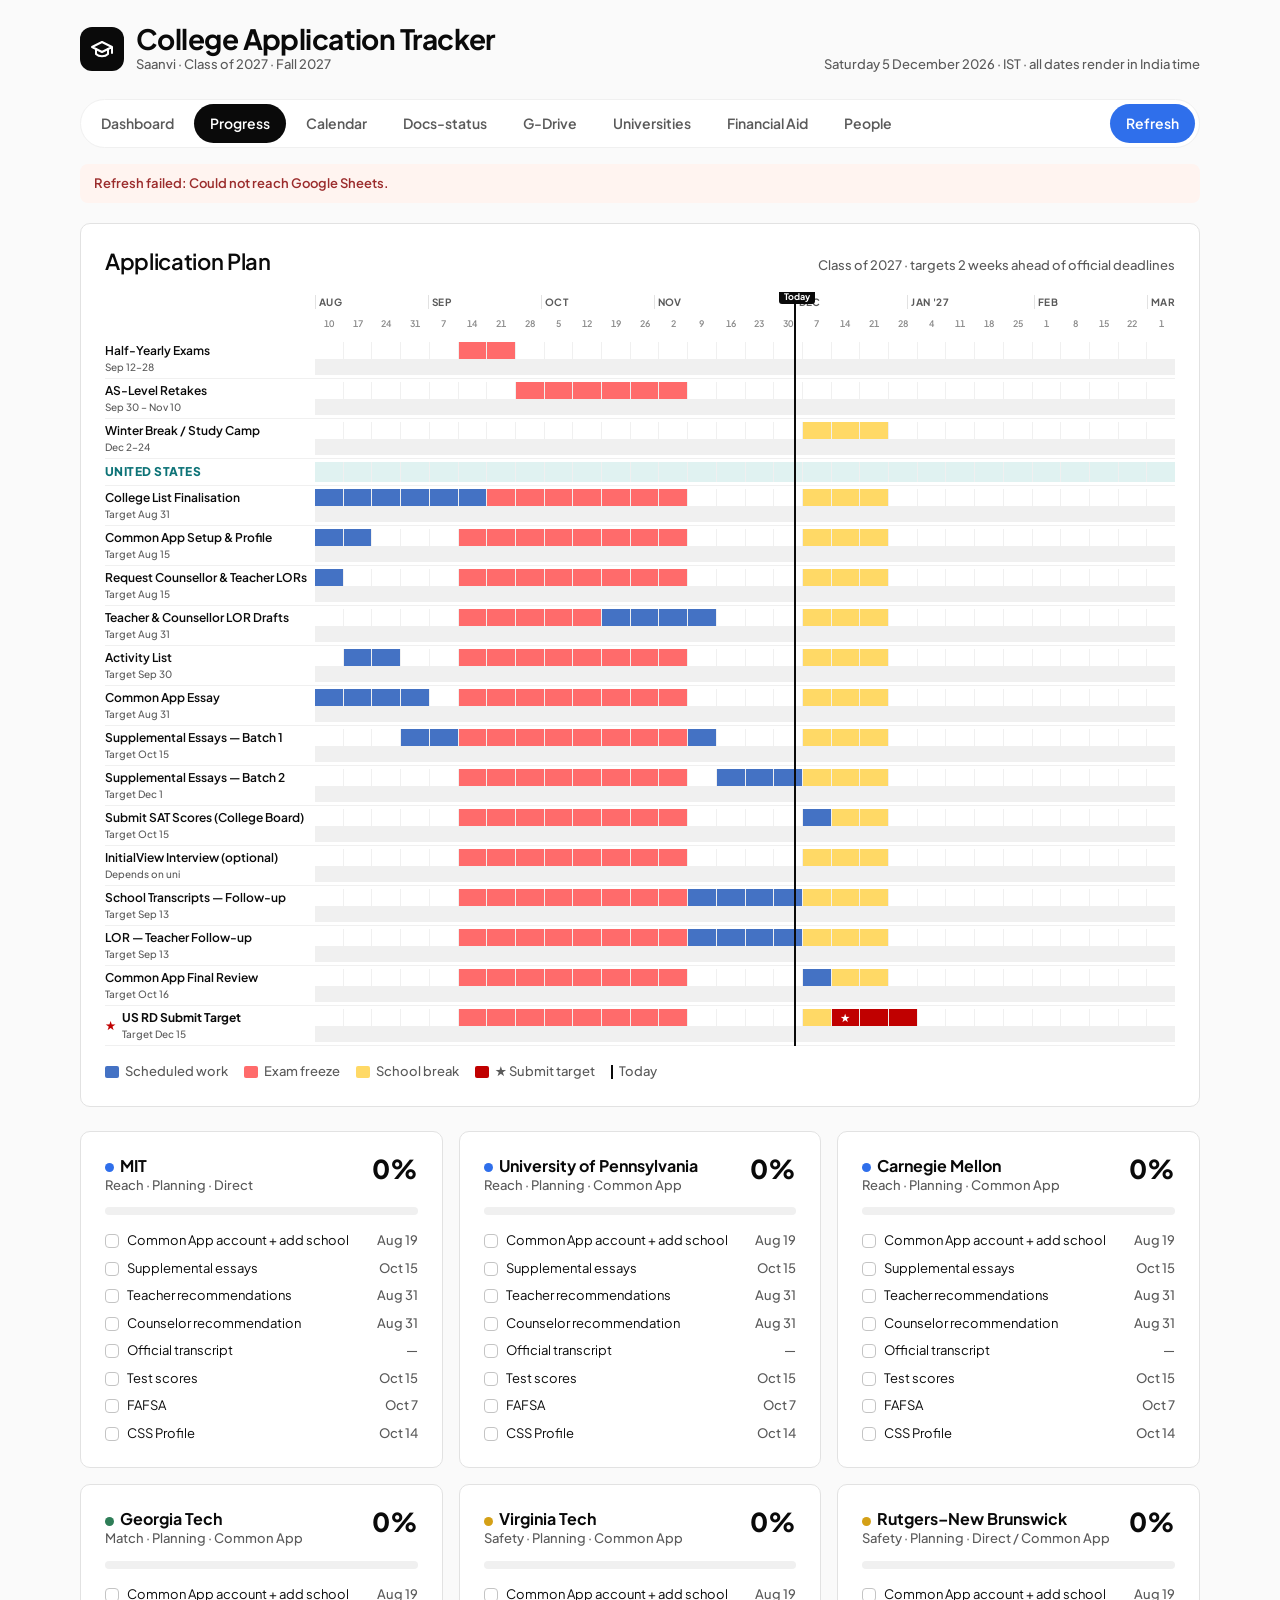
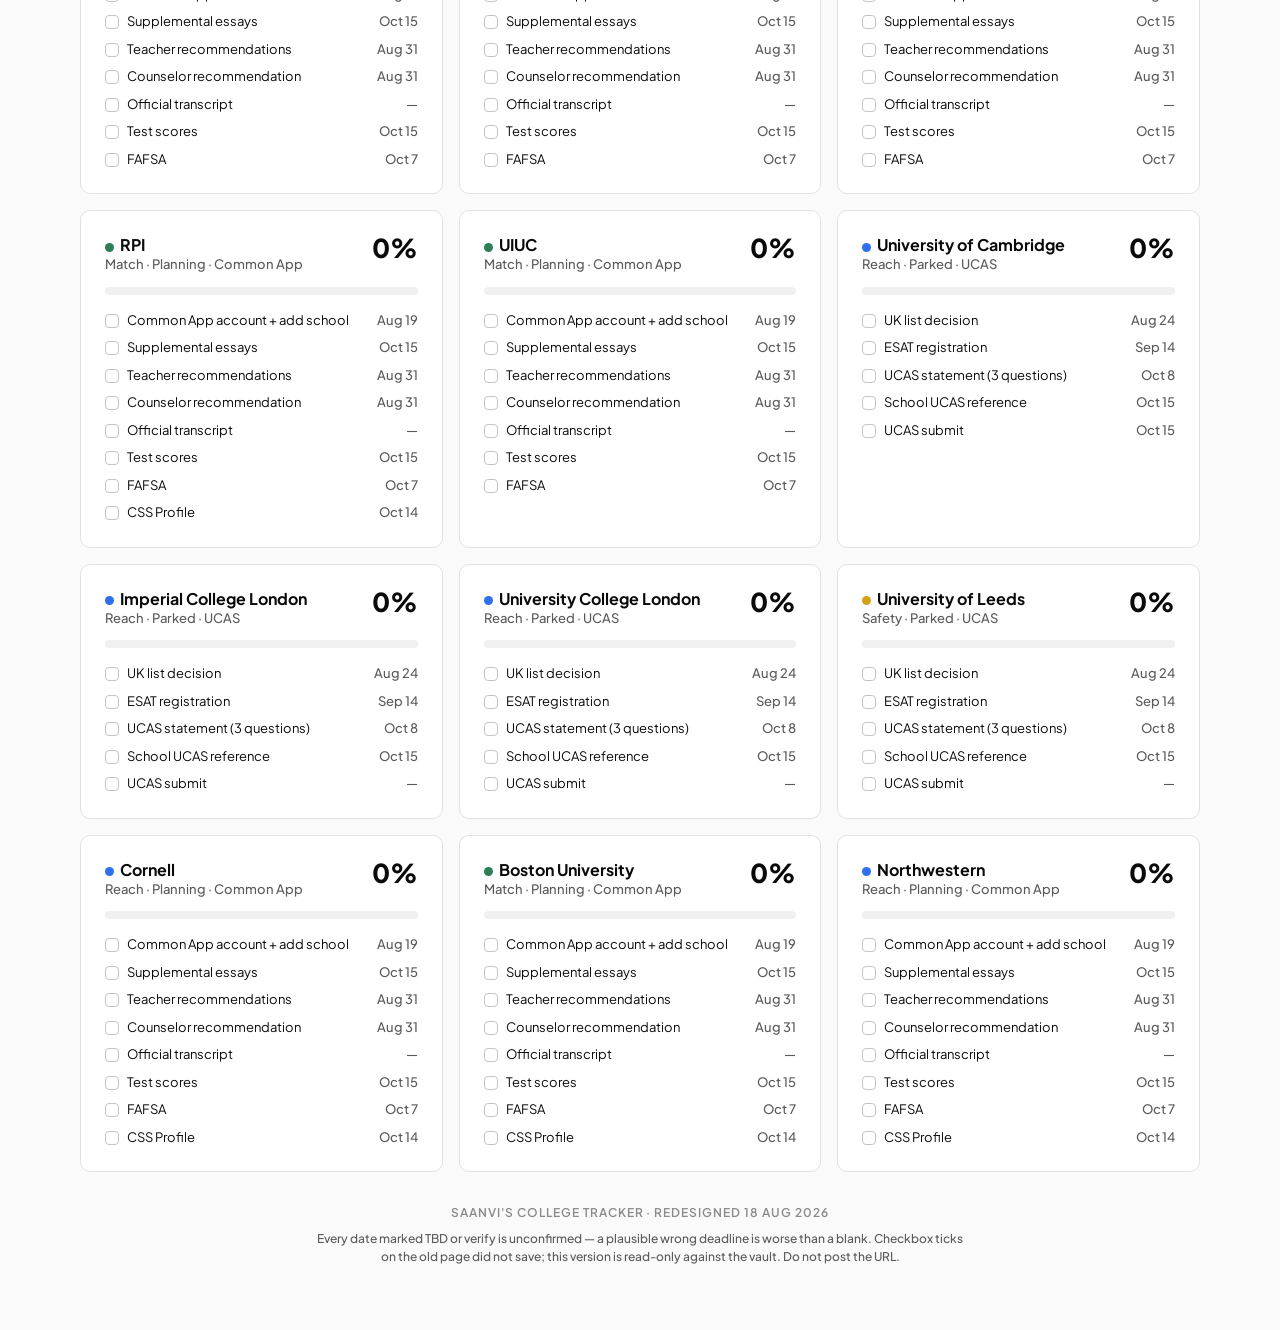
<file: progress.html>
<!DOCTYPE html>
<html lang="en">
<head>
<meta charset="utf-8">
<meta name="viewport" content="width=device-width, initial-scale=1">
<meta name="robots" content="noindex, nofollow, noarchive, nosnippet, noimageindex, max-snippet:0, max-image-preview:none">
<meta name="googlebot" content="noindex, nofollow, noarchive, nosnippet">
<meta name="referrer" content="no-referrer">
<title>Progress — Saanvi College Tracker</title>
<link rel="icon" href="favicon.svg" type="image/svg+xml">
<link rel="stylesheet" href="css/app.css">
</head>
<body>
<div id="app" data-page="progress"></div>
<script src="js/data.js"></script>
<script src="js/app.js?v=20260819r5"></script>
</body>
</html>
</file>
<file: css/app.css>
@import url("https://fonts.googleapis.com/css2?family=Plus+Jakarta+Sans:wght@400;500;600;700;800&family=JetBrains+Mono:wght@400;600&display=swap");

:root {
  --bg: #ffffff;
  --bg-card: #ffffff;
  --ink: #0a0a0a;
  --ink-soft: #262626;
  --n-50: #fafafa;
  --n-100: #f0f0f0;
  --n-200: #e2e2e2;
  --n-300: #c4c4c4;
  --n-400: #8a8a8a;
  --n-500: #5a5a5a;
  --n-700: #2e2e2e;
  --reach: #2f6feb;
  --match: #2e7d57;
  --safety: #d4a017;
  --yes: #0a0a0a;
  --add: #2f6feb;
  --unsure: #d4a017;
  --parked: #8a8a8a;
  --font-display: "Plus Jakarta Sans", system-ui, sans-serif;
  --font-body: "Plus Jakarta Sans", system-ui, sans-serif;
  --font-mono: "JetBrains Mono", ui-monospace, monospace;
  --t-h1: 28px;
  --t-h2: 22px;
  --t-h3: 16px;
  --t-body: 15px;
  --t-label: 13px;
  --t-caption: 12px;
  --lh-tight: 1.05;
  --lh-snug: 1.25;
  --lh-base: 1.5;
  --tracking-h1: -0.02em;
  --tracking-caps: 0.08em;
  --s-1: 4px;
  --s-2: 8px;
  --s-3: 12px;
  --s-4: 16px;
  --s-5: 24px;
  --s-6: 32px;
  --s-7: 48px;
  --s-8: 64px;
  --r-card: 10px;
  --r-pill: 999px;
  --border: 1px solid var(--n-100);
  --border-card: 1.5px solid var(--n-200);
  --shadow-hover: 0 4px 14px rgba(10, 10, 10, 0.06);
  --ease: cubic-bezier(0.2, 0.8, 0.2, 1);
  --dur: 180ms;
  --app-max: 1120px;
}

* { box-sizing: border-box; }
html, body { background: var(--n-50); color: var(--ink); }
body {
  margin: 0;
  font-family: var(--font-body);
  font-size: var(--t-body);
  line-height: var(--lh-base);
  -webkit-font-smoothing: antialiased;
}
h1, h2, h3 { font-family: var(--font-display); margin: 0; }
h1 { font-weight: 700; font-size: var(--t-h1); line-height: var(--lh-tight); letter-spacing: var(--tracking-h1); }
h2 { font-weight: 600; font-size: var(--t-h2); line-height: var(--lh-snug); letter-spacing: -0.015em; }
h3 { font-weight: 700; font-size: var(--t-h3); line-height: var(--lh-snug); }
p { margin: 0; }
a { color: var(--ink); text-decoration: none; }
a:hover { color: var(--n-500); }
button { font-family: inherit; }
*:focus-visible { outline: 2px solid var(--ink); outline-offset: 3px; border-radius: 4px; }
.mono { font-family: var(--font-mono); }
.label { font-size: var(--t-label); font-weight: 500; color: var(--n-500); }
.caption {
  font-size: var(--t-caption);
  color: var(--n-400);
  letter-spacing: var(--tracking-caps);
  text-transform: uppercase;
  font-weight: 600;
}

.page { min-height: 100vh; padding: var(--s-5) var(--s-4) var(--s-8); }
.wrap { max-width: var(--app-max); margin: 0 auto; }

/* header */
.top {
  display: flex;
  justify-content: space-between;
  align-items: flex-end;
  flex-wrap: wrap;
  gap: var(--s-4);
  margin-bottom: var(--s-5);
}
.brand { display: flex; align-items: center; gap: var(--s-3); }
.mark {
  width: 44px; height: 44px; border-radius: 12px;
  background: var(--ink); color: #fff;
  display: flex; align-items: center; justify-content: center; flex-shrink: 0;
}
.as-of { text-align: right; max-width: 42ch; }

/* nav */
.tabs {
  display: flex; flex-wrap: nowrap; gap: var(--s-1);
  background: #fff; padding: var(--s-1);
  border-radius: var(--r-pill); border: var(--border);
  margin-bottom: var(--s-5); overflow-x: auto;
}
.tabbtn {
  border: none; cursor: pointer; padding: 9px 16px;
  border-radius: var(--r-pill); font-weight: 600; font-size: 14px;
  white-space: nowrap; background: transparent; color: var(--n-500);
  transition: background var(--dur) var(--ease), color var(--dur) var(--ease);
  text-decoration: none; display: inline-block;
}
.tabbtn:hover { background: var(--n-100); color: var(--ink); }
.tabbtn[aria-current="page"] { background: var(--ink); color: #fff; }
.tabbtn[aria-current="page"]:hover { background: var(--ink); color: #fff; }
.refresh-btn {
  margin-left: auto;
  background: var(--reach);
  color: #fff;
  border: none;
}
.refresh-btn:hover,
.refresh-btn:focus-visible { background: #1e5ad4; color: #fff; }
.refresh-btn[aria-busy="true"] { opacity: .7; pointer-events: none; }
.refresh-status {
  margin: -8px 0 20px;
  padding: 10px 14px;
  border-radius: 8px;
  background: #eef4ff;
  color: #1e4bb8;
  font-size: 13px;
  font-weight: 600;
}
.refresh-status.is-err { background: #fff4f0; color: #9b2c2c; }

.stack { display: flex; flex-direction: column; gap: var(--s-5); }

/* cards */
.card {
  background: var(--bg-card);
  border: var(--border-card);
  border-radius: var(--r-card);
  padding: var(--s-5);
}
.card-head {
  display: flex; justify-content: space-between; align-items: baseline;
  flex-wrap: wrap; gap: var(--s-2); margin-bottom: var(--s-4);
}
.kpis { display: grid; grid-template-columns: repeat(auto-fit, minmax(160px, 1fr)); gap: var(--s-4); }
.kpi { background: var(--bg-card); border: var(--border-card); border-radius: var(--r-card); padding: var(--s-4) var(--s-5); }
.kpi .val { font-family: var(--font-display); font-weight: 800; font-size: 36px; line-height: 1; letter-spacing: -0.03em; }
.kpi .unit { font-size: 18px; font-weight: 600; color: var(--n-500); margin-left: 4px; }
.charts { display: grid; grid-template-columns: repeat(auto-fit, minmax(260px, 1fr)); gap: var(--s-4); }

/* charts */
.donut { position: relative; width: 140px; height: 140px; flex-shrink: 0; }
.donut-label {
  position: absolute; inset: 0; display: flex; flex-direction: column;
  align-items: center; justify-content: center; text-align: center;
}
.donut-val { font-family: var(--font-display); font-weight: 800; font-size: 26px; line-height: 1; }
.legend { display: flex; flex-direction: column; gap: 10px; }
.legend-row { display: flex; align-items: center; gap: 8px; }
.sw { width: 12px; height: 12px; border-radius: 3px; flex-shrink: 0; }
.bar-row { margin-bottom: 16px; }
.bar-row:last-child { margin-bottom: 0; }
.bar-meta { display: flex; justify-content: space-between; font-size: 13px; font-weight: 600; margin-bottom: 6px; }
.bar-track { height: 10px; background: var(--n-100); border-radius: var(--r-pill); overflow: hidden; }
.bar-fill { height: 100%; border-radius: var(--r-pill); }

/* lists */
.row {
  display: flex; align-items: center; gap: var(--s-4);
  padding: var(--s-3) 0; border-bottom: var(--border);
}
.row:last-child { border-bottom: 0; }
.listrow {
  display: flex; align-items: center; gap: var(--s-4);
  padding: var(--s-4) var(--s-3); border-top: var(--border); flex-wrap: wrap;
  transition: background var(--dur) var(--ease);
}
.listrow:hover { background: var(--n-50); }
.daybox { width: 44px; text-align: center; flex-shrink: 0; }
.daybox .n { font-family: var(--font-mono); font-weight: 600; font-size: 20px; line-height: 1; }
.accent { width: 3px; align-self: stretch; border-radius: var(--r-pill); flex-shrink: 0; }
.dot { display: inline-block; width: 9px; height: 9px; border-radius: 999px; margin-right: 6px; flex-shrink: 0; vertical-align: middle; }

/* chips / badges */
.chip, .badge, .cat {
  display: inline-block; padding: 3px 10px; border-radius: var(--r-pill);
  font-size: 11px; font-weight: 700; white-space: nowrap; flex-shrink: 0;
}
.chip { border: none; cursor: pointer; padding: 7px 14px; font-size: 13px; font-weight: 600; background: var(--n-100); color: var(--n-500); }
.chip[aria-pressed="true"] { background: var(--ink); color: #fff; }
.badge-ink { background: var(--ink); color: #fff; }
.badge-mute { background: var(--n-200); color: var(--ink); }
.badge-ghost { background: #fff; color: var(--n-500); border: 1px solid var(--n-200); }
.badge-over { background: var(--ink); color: #fff; }
.badge-soon { background: var(--n-200); color: var(--ink); }
.badge-done { background: var(--n-100); color: var(--n-400); }
.cat { border-radius: 6px; }
.cat-person { background: var(--n-100); color: var(--ink); }
.cat-form { background: var(--ink); color: #fff; }
.cat-doc { background: #fff; color: var(--ink-soft); border: 1px solid var(--n-300); }
.filters { display: flex; gap: var(--s-2); flex-wrap: wrap; }

/* tables */
.tbwrap { overflow-x: auto; }
table { width: 100%; border-collapse: collapse; min-width: 620px; }
th { text-align: left; padding: 0 var(--s-3) var(--s-3); }
td { padding: var(--s-3); vertical-align: top; border-top: var(--border); }
td.num, .num { font-variant-numeric: tabular-nums; font-family: var(--font-mono); }
.right { text-align: right; }

/* note */
.note {
  background: #fff; border: var(--border-card); border-left: 3px solid var(--ink);
  border-radius: var(--r-card); padding: 14px 16px; font-size: 14px; color: var(--n-500);
}
.note strong { color: var(--ink); }

/* progress cards */
.grid-cards { display: grid; grid-template-columns: repeat(auto-fit, minmax(300px, 1fr)); gap: var(--s-4); }
.ms { display: flex; align-items: center; gap: var(--s-2); }
.markbox {
  width: 14px; height: 14px; border-radius: 4px; flex-shrink: 0;
  border: 1.5px solid var(--n-300); background: #fff;
}
.markbox.on { background: var(--ink); border-color: var(--ink); }
.strike { text-decoration: line-through; color: var(--n-400); }

/* people */
.avatar {
  width: 44px; height: 44px; border-radius: 999px; background: var(--n-100);
  display: flex; align-items: center; justify-content: center;
  font-family: var(--font-display); font-weight: 700; flex-shrink: 0;
}

/* calendar — every date cell is the same size; details open in .cal-detail */
.cal-head { display: grid; grid-template-columns: repeat(7, minmax(0, 1fr)); gap: 6px; margin-bottom: 6px; }
.cal-wd { text-align: center; font-size: 11px; font-weight: 600; letter-spacing: 0.08em; text-transform: uppercase; color: var(--n-400); }
.cal-grid { display: grid; grid-template-columns: repeat(7, minmax(0, 1fr)); gap: 6px; }
.cal-cell {
  height: 92px; min-height: 92px; max-height: 92px;
  border: 1px solid var(--n-100); border-radius: 8px;
  padding: 6px; display: flex; flex-direction: column; gap: 3px; background: #fff;
  overflow: hidden; min-width: 0;
}
button.cal-cell {
  appearance: none; -webkit-appearance: none; width: 100%; margin: 0;
  font: inherit; color: inherit; text-align: left; cursor: pointer;
}
.cal-cell.today { background: var(--n-50); }
.cal-cell.has-ev:hover { border-color: var(--n-300); }
.cal-cell.is-sel {
  border-color: var(--reach);
  box-shadow: 0 0 0 2px rgba(47, 111, 235, 0.35);
  background: #f5f8ff;
}
.cal-num {
  width: 24px; height: 24px; border-radius: 999px; display: flex;
  align-items: center; justify-content: center; font-size: 12px; font-weight: 600;
  flex-shrink: 0;
}
.cal-cell.today .cal-num { background: var(--ink); color: #fff; font-weight: 700; }
.pill-ev {
  font-size: 10px; font-weight: 600; padding: 2px 5px; border-radius: 5px;
  white-space: nowrap; overflow: hidden; text-overflow: ellipsis; line-height: 1.3;
  flex-shrink: 0;
}
.cal-pad { height: 92px; min-height: 92px; border: none; background: transparent; }
.cal-detail {
  position: sticky; top: 8px; z-index: 6;
  background: #fff; border: 1.5px solid var(--n-200);
  border-left: 3px solid var(--reach); border-radius: var(--r-card);
  padding: 14px 16px;
  box-shadow: 0 8px 24px rgba(10, 10, 10, 0.06);
}
.cal-detail.is-empty { border-left-color: var(--n-200); box-shadow: none; }
.cal-detail-bar {
  display: flex; justify-content: space-between; align-items: flex-start;
  gap: 12px; margin-bottom: 4px;
}
.cal-close {
  flex-shrink: 0; border: 1px solid var(--n-200); background: #fff;
  color: var(--ink); font-weight: 700; font-size: 13px;
  padding: 7px 14px; border-radius: var(--r-pill); cursor: pointer;
}
.cal-close:hover { background: var(--n-100); }
.cal-detail-item { padding: 10px 0; border-top: 1px solid var(--n-100); }
.cal-detail-item:first-of-type { border-top: 0; padding-top: 4px; }
.navbtn {
  width: 36px; height: 36px; border: var(--border-card); background: #fff;
  border-radius: 10px; cursor: pointer; display: inline-flex;
  align-items: center; justify-content: center;
}
.navbtn:hover { background: var(--n-100); }

/* plan gantt */
.plan { position: relative; min-width: 900px; }
.plan-row { display: flex; align-items: stretch; border-bottom: 1px solid var(--n-100); padding: 3px 0; }
.plan-lab { width: 210px; flex-shrink: 0; font-size: 12px; display: flex; align-items: center; gap: 6px; padding-right: 8px; }
.plan-cells { flex: 1; display: grid; gap: 1px; background: var(--n-100); }
.plan-cell { height: 17px; background: #fff; display: flex; align-items: center; justify-content: center; font-size: 11px; color: #fff; font-weight: 800; }
.plan-cell.section { height: 20px; }
.gantt-today {
  position: absolute; top: 0; bottom: 0; width: 2px; background: var(--ink); z-index: 5; pointer-events: none;
}
.today-tag {
  position: absolute; top: -3px; left: -15px; font-size: 9px; font-weight: 700;
  background: var(--ink); color: #fff; padding: 1px 5px; border-radius: 3px;
}

/* lane timeline */
.tl { overflow-x: auto; }
.tlinner { min-width: 920px; }
.tlhead, .lane, .rail { display: grid; grid-template-columns: 156px 1fr; gap: 12px; align-items: center; margin-bottom: 7px; }
.months { display: grid; grid-template-columns: repeat(8, 1fr); font-size: 11.5px; color: var(--n-400); text-transform: uppercase; letter-spacing: .06em; font-weight: 600; }
.months div { border-left: 1px solid var(--n-100); padding-left: 6px; }
.track {
  position: relative; height: 26px;
  background: linear-gradient(to right, var(--n-100) 1px, transparent 1px);
  background-size: 12.5% 100%; border-radius: 4px;
}
.band {
  position: absolute; top: 3px; height: 20px; border-radius: 4px; font-size: 11px; line-height: 20px;
  padding: 0 7px; color: #fff; font-weight: 600; overflow: hidden; text-overflow: ellipsis; white-space: nowrap;
}
.band.freeze { background: transparent; color: var(--n-500); }
.freeze {
  position: absolute; top: 0; bottom: 0;
  background: repeating-linear-gradient(45deg, var(--n-100), var(--n-100) 5px, transparent 5px, transparent 10px);
  border-left: 1px dashed var(--n-300); border-right: 1px dashed var(--n-300);
}
.mk { position: absolute; top: 0; height: 26px; width: 2px; background: #c00000; opacity: .55; }
.rail { align-items: end; }
.railName { font-size: 11.5px; text-transform: uppercase; letter-spacing: .06em; color: var(--n-400); font-weight: 600; }
.railTrack { position: relative; height: 56px; }
.cut { position: absolute; bottom: 0; width: 2px; background: #c00000; height: 14px; }
.cut.parked { background: var(--n-400); }
.cutL { position: absolute; font-size: 10.5px; font-weight: 700; color: #c00000; white-space: nowrap; transform: translateX(-50%); background: #fff; padding: 0 3px; border-radius: 3px; line-height: 1.25; }
.cutL.parked { color: var(--n-400); font-weight: 600; }
.cutStem { position: absolute; width: 1px; background: var(--n-200); }
.parkedLane { opacity: .45; }
.sw-sm { width: 9px; height: 9px; border-radius: 2px; display: inline-block; margin-right: 6px; }

/* school gantt */
.gantt { display: flex; min-width: 720px; }
.gantt-left { width: 188px; flex-shrink: 0; }
.gantt-right { position: relative; flex: 1; }

.legend-inline { display: flex; gap: var(--s-4); margin-top: var(--s-4); flex-wrap: wrap; }
.legend-inline .label { display: inline-flex; align-items: center; gap: 6px; }

footer {
  margin-top: var(--s-6); text-align: center; color: var(--n-400);
  font-size: 12px; letter-spacing: var(--tracking-caps); text-transform: uppercase; font-weight: 600;
}
footer p { margin-top: 8px; text-transform: none; letter-spacing: 0; font-weight: 500; color: var(--n-500); max-width: 72ch; margin-left: auto; margin-right: auto; }

.dim { opacity: .55; }
.hide { display: none !important; }
.grow { flex: 1; min-width: 0; }
.nowrap { white-space: nowrap; }

.drive-head, .drive-row {
  display: grid;
  grid-template-columns: minmax(180px, 1fr) 140px 190px;
  gap: 12px;
  align-items: center;
  padding: 10px 12px;
}
.drive-head { padding-bottom: 8px; }
.drive-row { border-top: var(--border); }
.drive-row:hover { background: var(--n-50); }
.drive-name { display: flex; align-items: center; gap: 8px; min-width: 0; }
.drive-name a { font-weight: 600; font-size: 14px; overflow: hidden; text-overflow: ellipsis; }
.drive-ico { flex-shrink: 0; color: var(--n-500); }
@media (max-width: 720px) {
  .drive-head { display: none; }
  .drive-row { grid-template-columns: 1fr; gap: 4px; }
}

@media (max-width: 720px) {
  .page { padding: 16px 12px 48px; }
  h1 { font-size: 22px; }
  .as-of { text-align: left; }
  .kpi .val { font-size: 30px; }
  .cal-cell, .cal-pad { height: 72px; min-height: 72px; max-height: 72px; }
  .daybox { width: 36px; }
  .plan-lab { width: 150px; }
}

@media print {
  .tabs, .navbtn, .chip, .refresh-status { display: none !important; }
  .page { padding: 0; }
  .card { break-inside: avoid; }
}
</file>
